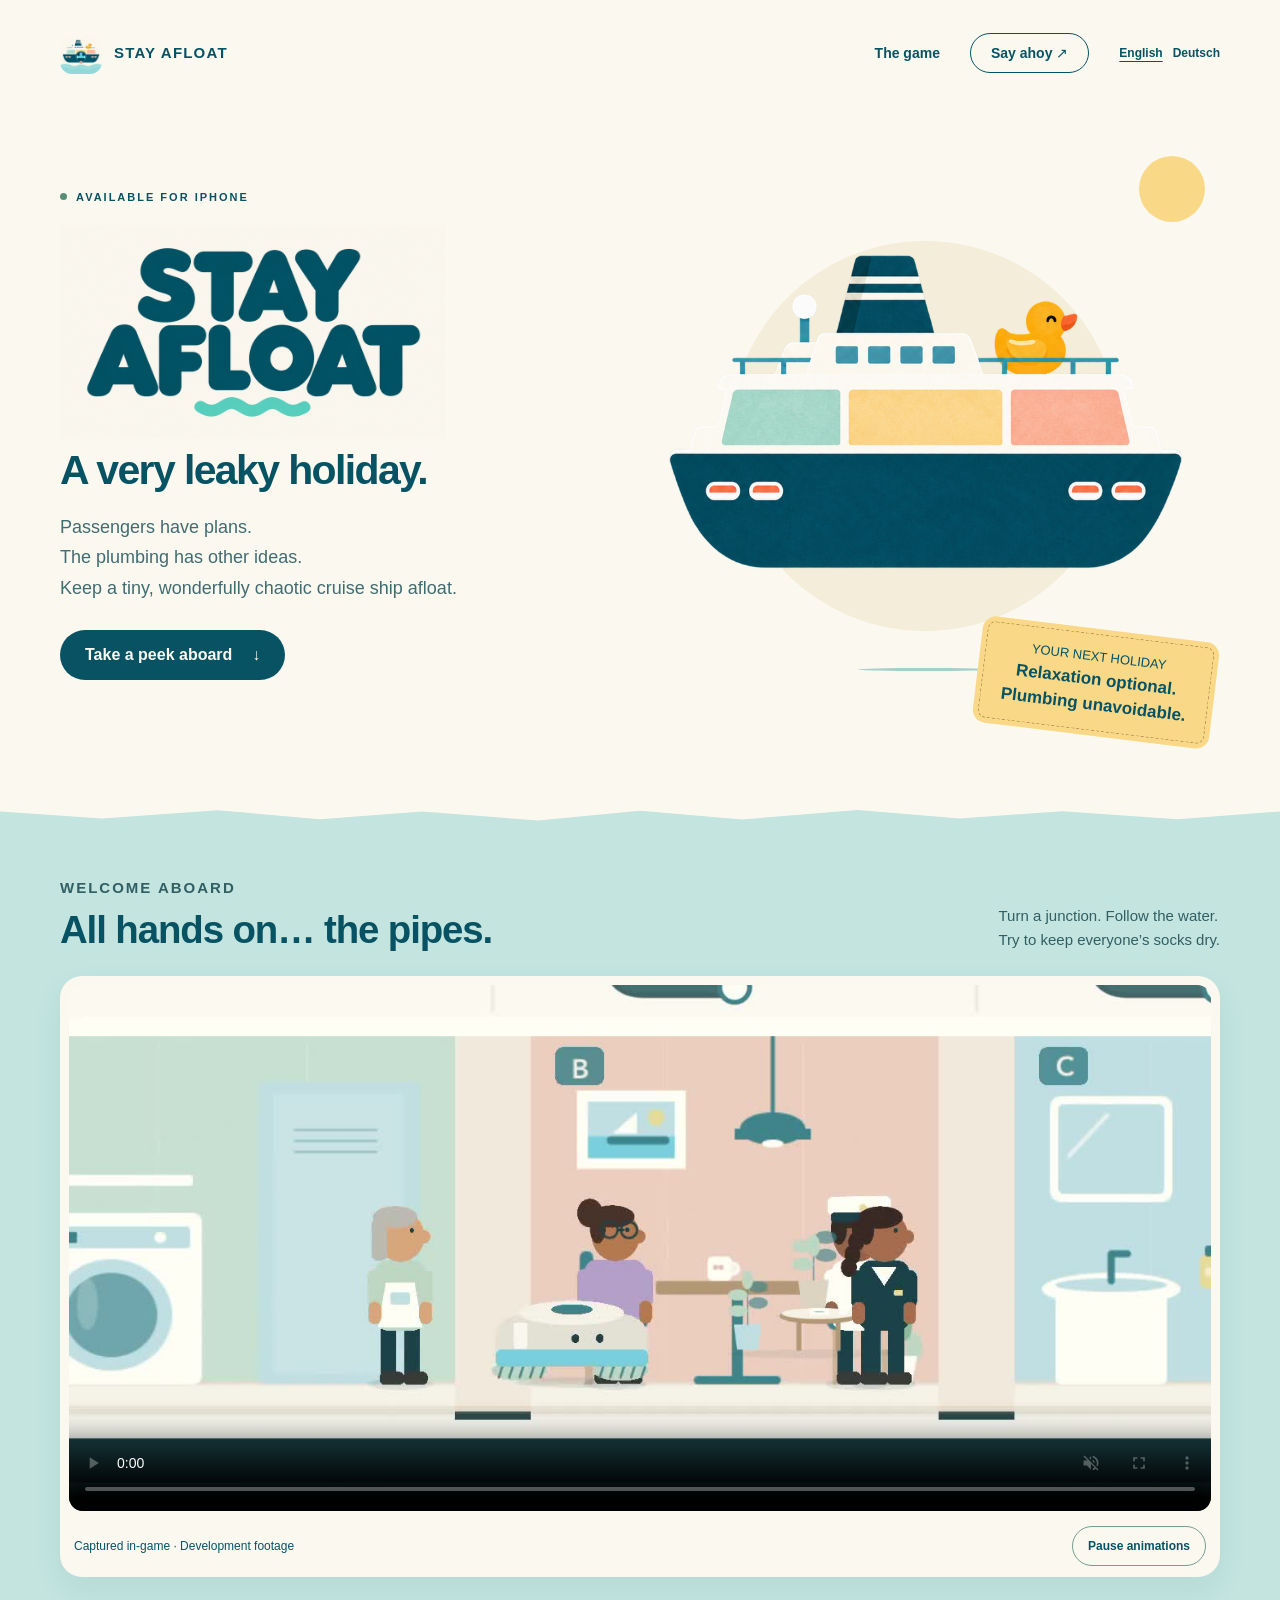
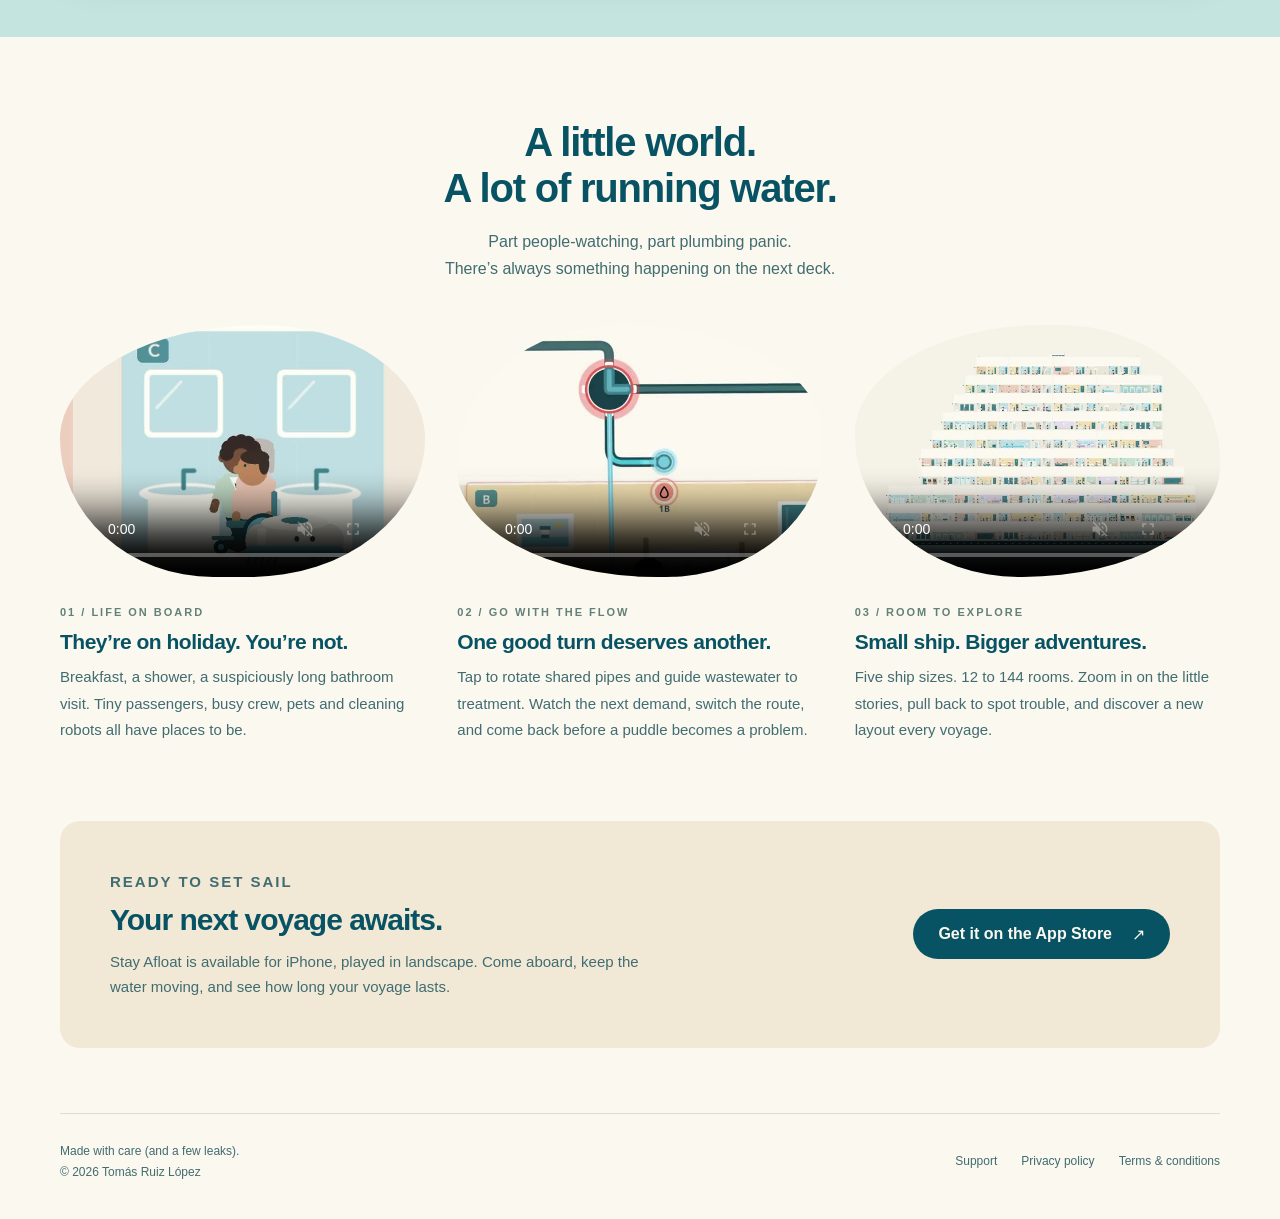
<file: index.html>
<!doctype html>
<html lang="en"><head><meta charset="utf-8"><meta name="viewport" content="width=device-width,initial-scale=1"><meta name="theme-color" content="#fbf8ef"><title>Stay Afloat — A very leaky holiday.</title><meta name="description" content="A tiny cruise ship. Busy passengers. Wonderfully unreliable plumbing. Meet Stay Afloat, a landscape iPhone game."><link rel="canonical" href="https://truizlop.github.io/StayAfloatWebsite/"><meta property="og:type" content="website"><meta property="og:title" content="Stay Afloat — A very leaky holiday."><meta property="og:description" content="A tiny cruise ship. Busy passengers. Wonderfully unreliable plumbing. Meet Stay Afloat, a landscape iPhone game."><meta property="og:url" content="https://truizlop.github.io/StayAfloatWebsite/"><link rel="icon" href="./favicon.svg" type="image/svg+xml"><link rel="apple-touch-icon" href="./assets/icon.png"><link rel="stylesheet" href="./style.css"><script src="./site.js" defer></script><link rel="alternate" hreflang="en" href="https://truizlop.github.io/StayAfloatWebsite/"><link rel="alternate" hreflang="de" href="https://truizlop.github.io/StayAfloatWebsite/de/"><link rel="alternate" hreflang="x-default" href="https://truizlop.github.io/StayAfloatWebsite/"></head><body>
<a class="skip" href="#main">Skip to content</a>
<header class="masthead wrap"><a class="brand" href="./" aria-label="Stay Afloat home"><img src="./assets/icon.png" width="42" height="42" alt=""><span>STAY AFLOAT</span></a><nav class="nav" aria-label="Main navigation"><a href="./#aboard">The game</a><a class="outline" href="./support/">Say ahoy ↗</a><span class="language-nav" aria-label="Choose language"><span lang="en" aria-current="true">English</span><a href="./de/" lang="de" hreflang="de">Deutsch</a></span></nav></header>
<main id="main">
<section class="hero"><div class="wrap hero-grid"><div class="hero-copy"><p class="eyebrow"><span class="dot"></span> Available for iPhone</p><img class="wordmark" src="./assets/wordmark.png" alt="Stay Afloat" width="1683" height="935"><h1>A very leaky holiday.</h1><p class="lead">Passengers have plans.<br>The plumbing has other ideas.<br>Keep a tiny, wonderfully chaotic cruise ship afloat.</p><a class="button" href="#aboard">Take a peek aboard <span aria-hidden="true">↓</span></a></div><div class="hero-art"><span class="sun" aria-hidden="true"></span><img class="hero-ship" src="./assets/ship.png" width="1024" height="1024" alt="A little teal cruise ship with pastel cabins and a very cheerful rubber duck."><div class="ticket">YOUR NEXT HOLIDAY<strong>Relaxation optional.<br>Plumbing unavoidable.</strong></div><span class="ripple" aria-hidden="true"></span><span class="ripple" aria-hidden="true"></span></div></div></section>
<div class="sea-line" aria-hidden="true"></div>
<section class="watch-section" id="aboard"><div class="wrap"><div class="section-heading"><div><p class="eyebrow">Welcome aboard</p><h2>All hands on… the pipes.</h2></div><p>Turn a junction. Follow the water.<br>Try to keep everyone’s socks dry.</p></div><div class="footage"><video data-loop loop muted playsinline preload="metadata" poster="./assets/voyage.jpg" aria-label="Real Stay Afloat gameplay: tiny passengers, crew and cleaning robots go about their day in pastel ship rooms."><source src="./assets/voyage.mp4" type="video/mp4">Your browser does not support video. The poster shows a real gameplay scene.</video><div class="caption"><span>Captured in-game · Development footage</span><button class="motion-toggle" data-motion-toggle type="button" aria-pressed="false">Pause animations</button></div></div><noscript><p class="noscript">Gameplay stills are shown while JavaScript is disabled.</p></noscript></div></section>
<section class="features wrap"><div class="intro"><h2>A little world.<br>A lot of running water.</h2><p>Part people-watching, part plumbing panic.<br>There’s always something happening on the next deck.</p></div><div class="feature-grid">
<article class="feature"><div class="feature-media"><video data-loop muted loop playsinline preload="metadata" poster="./assets/passengers.jpg" aria-label="Real gameplay close-up of the ship’s tiny passengers and their daily routines."><source src="./assets/passengers.mp4" type="video/mp4"></video></div><span class="number">01 / LIFE ON BOARD</span><h3>They’re on holiday. You’re not.</h3><p>Breakfast, a shower, a suspiciously long bathroom visit. Tiny passengers, busy crew, pets and cleaning robots all have places to be.</p></article>
<article class="feature"><div class="feature-media"><video data-loop muted loop playsinline preload="metadata" poster="./assets/pipes.jpg" aria-label="Real gameplay close-up of water flowing through the ship’s plumbing."><source src="./assets/pipes.mp4" type="video/mp4"></video></div><span class="number">02 / GO WITH THE FLOW</span><h3>One good turn deserves another.</h3><p>Tap to rotate shared pipes and guide wastewater to treatment. Watch the next demand, switch the route, and come back before a puddle becomes a problem.</p></article>
<article class="feature"><div class="feature-media"><video data-loop muted loop playsinline preload="metadata" poster="./assets/ship-life.jpg" aria-label="A wider view of a real voyage and the rooms aboard the ship."><source src="./assets/ship-life.mp4" type="video/mp4"></video></div><span class="number">03 / ROOM TO EXPLORE</span><h3>Small ship. Bigger adventures.</h3><p>Five ship sizes. 12 to 144 rooms. Zoom in on the little stories, pull back to spot trouble, and discover a new layout every voyage.</p></article>
</div></section>
<section class="boarding wrap"><div><p class="eyebrow">Ready to set sail</p><h2>Your next voyage awaits.</h2><p>Stay Afloat is available for iPhone, played in landscape. Come aboard, keep the water moving, and see how long your voyage lasts.</p></div><a class="button" href="https://apps.apple.com/app/id6810699722">Get it on the App Store <span aria-hidden="true">↗</span></a></section>
</main>
<footer class="footer wrap"><div>Made with care (and a few leaks).<br>© 2026 Tomás Ruiz López</div><nav class="footer-links" aria-label="Footer navigation"><a href="./support/">Support</a><a href="./privacy/">Privacy policy</a><a href="./terms/">Terms & conditions</a></nav></footer></body></html>
</file>
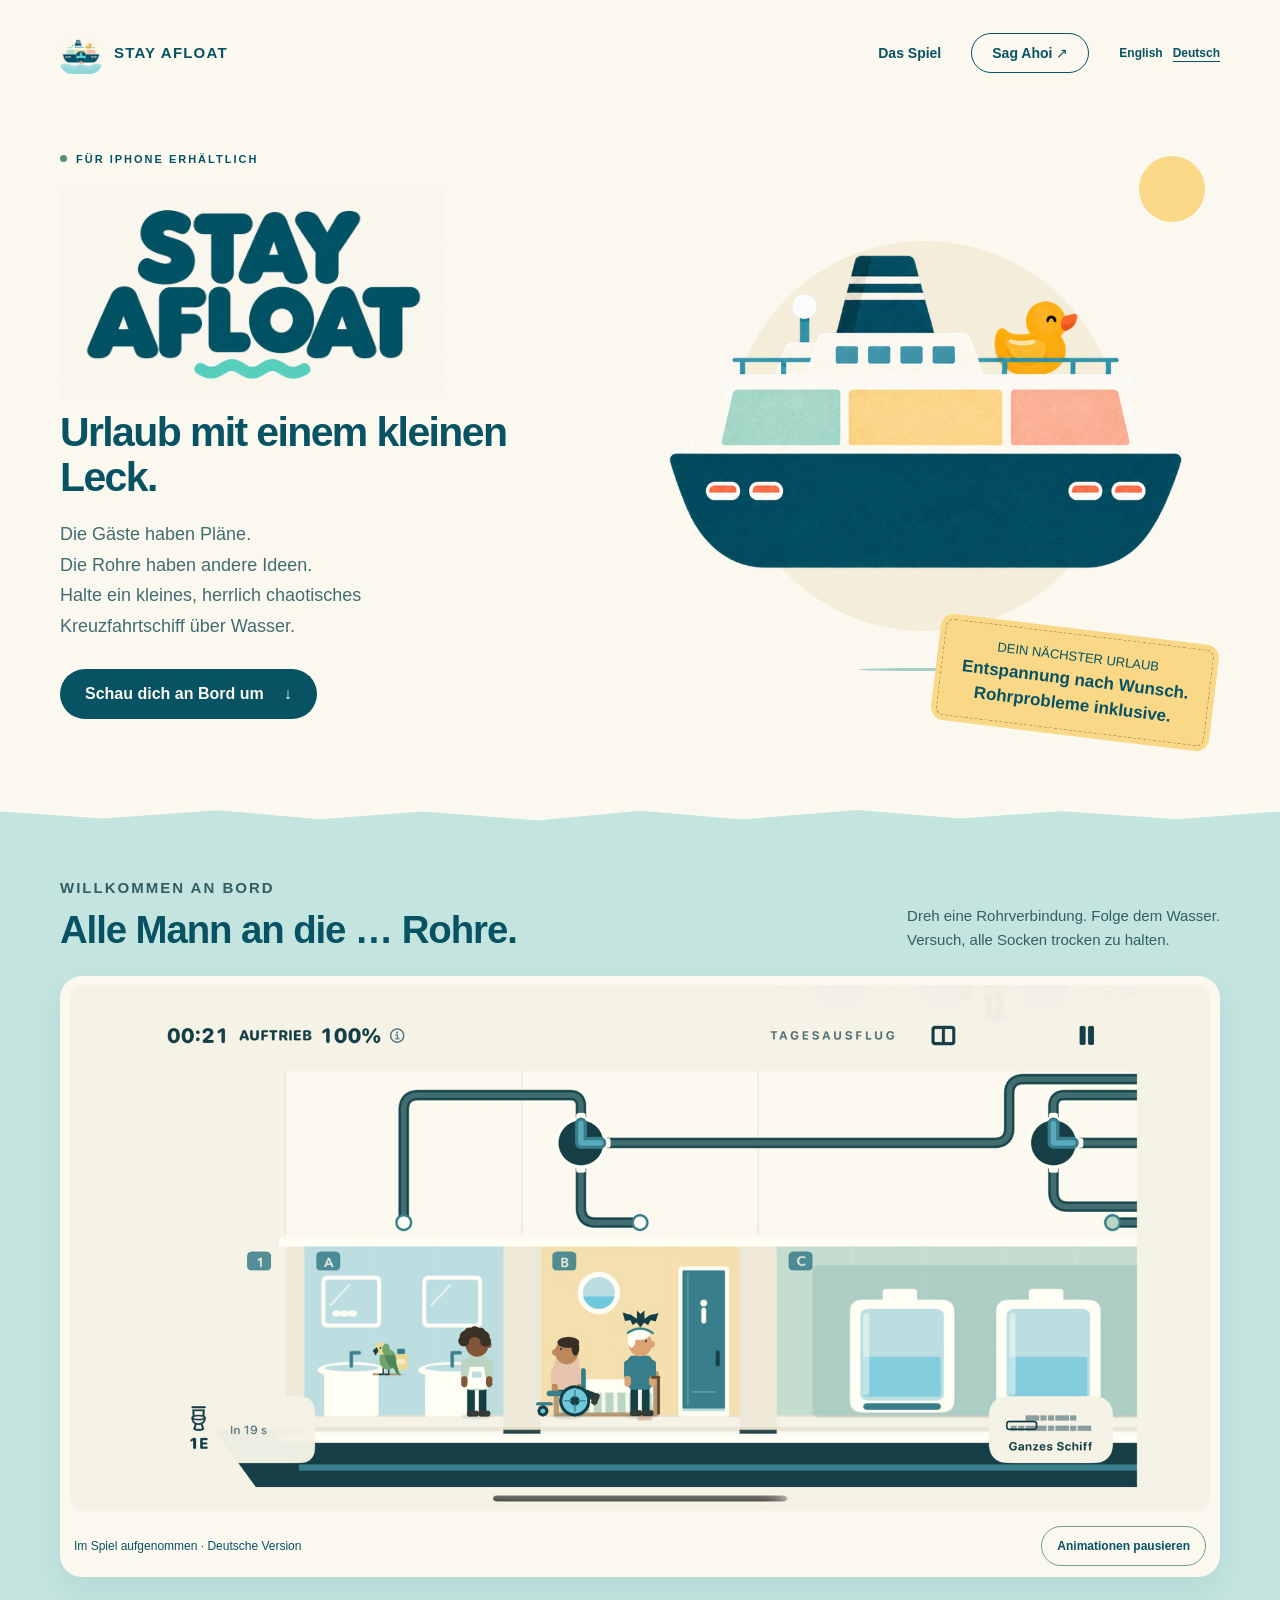
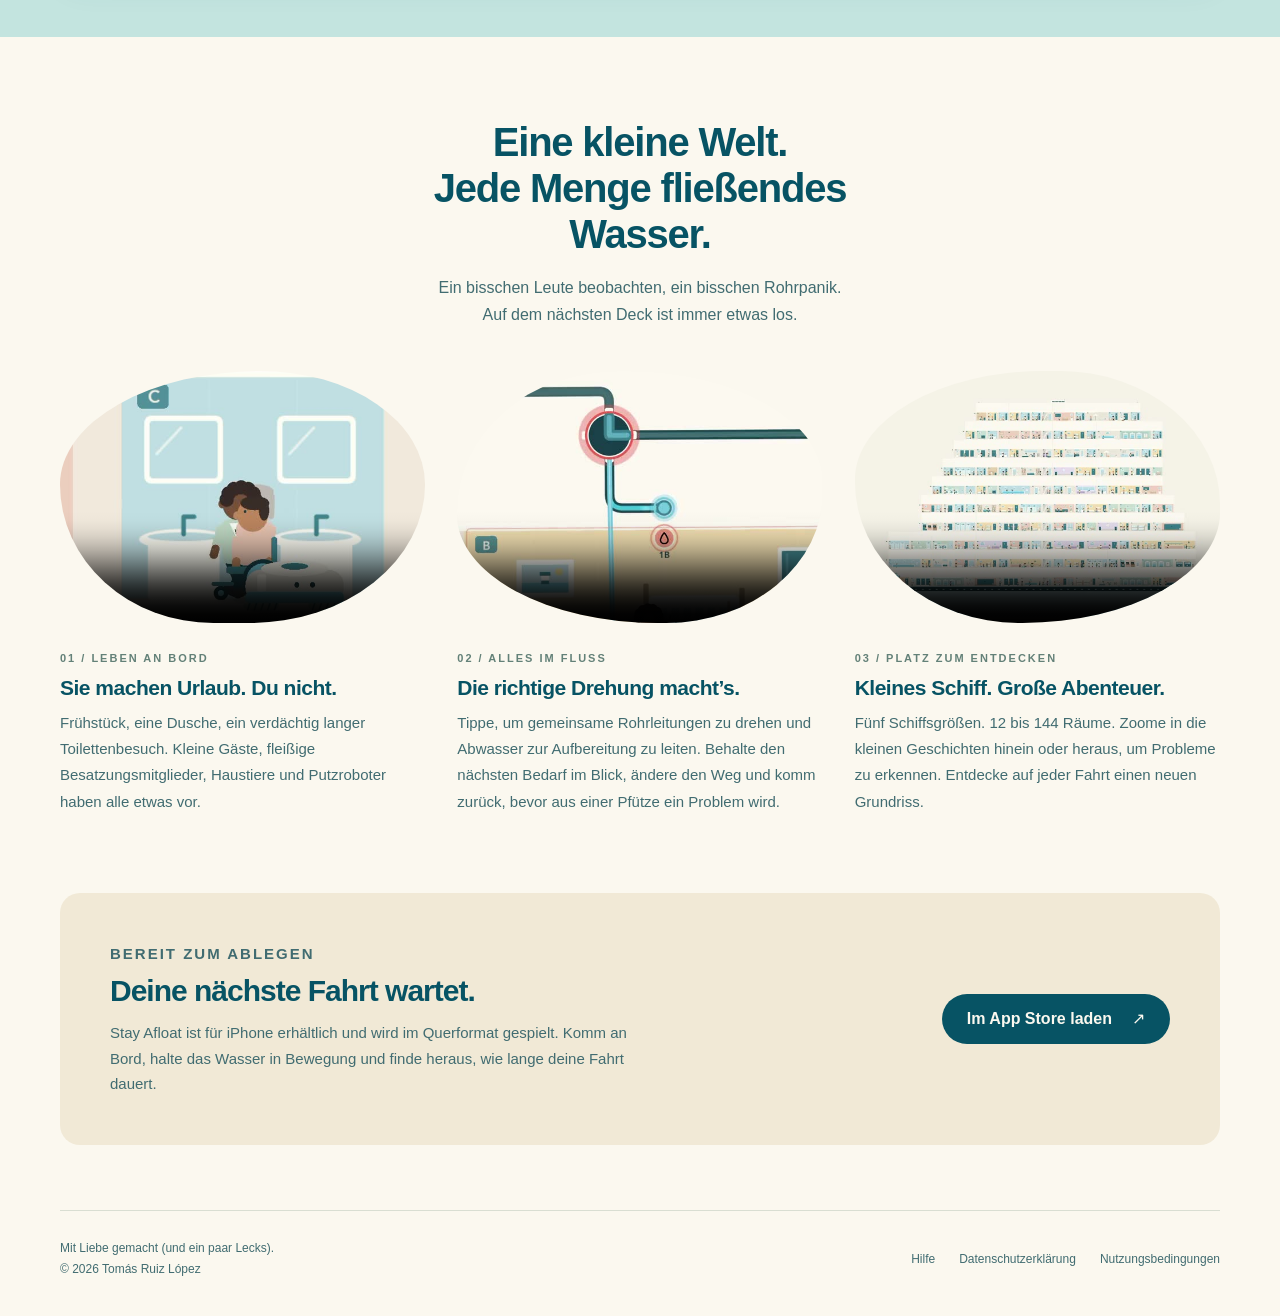
<file: de/index.html>
<!doctype html>
<html lang="de"><head><meta charset="utf-8"><meta name="viewport" content="width=device-width,initial-scale=1"><meta name="theme-color" content="#fbf8ef"><title>Stay Afloat — Urlaub mit einem kleinen Leck.</title><meta name="description" content="Ein kleines Kreuzfahrtschiff. Vielbeschäftigte Gäste. Herrlich unzuverlässige Rohre. Entdecke Stay Afloat, ein iPhone-Spiel im Querformat."><link rel="canonical" href="https://truizlop.github.io/StayAfloatWebsite/de/"><meta property="og:type" content="website"><meta property="og:title" content="Stay Afloat — Urlaub mit einem kleinen Leck."><meta property="og:description" content="Ein kleines Kreuzfahrtschiff. Vielbeschäftigte Gäste. Herrlich unzuverlässige Rohre. Entdecke Stay Afloat, ein iPhone-Spiel im Querformat."><meta property="og:url" content="https://truizlop.github.io/StayAfloatWebsite/de/"><link rel="icon" href="../favicon.svg" type="image/svg+xml"><link rel="apple-touch-icon" href="../assets/icon.png"><link rel="stylesheet" href="../style.css"><script src="../site.js" defer></script><link rel="alternate" hreflang="en" href="https://truizlop.github.io/StayAfloatWebsite/"><link rel="alternate" hreflang="de" href="https://truizlop.github.io/StayAfloatWebsite/de/"><link rel="alternate" hreflang="x-default" href="https://truizlop.github.io/StayAfloatWebsite/"></head><body>
<a class="skip" href="#main">Zum Inhalt springen</a>
<header class="masthead wrap"><a class="brand" href="./" aria-label="Stay Afloat – Startseite"><img src="../assets/icon.png" width="42" height="42" alt=""><span>STAY AFLOAT</span></a><nav class="nav" aria-label="Hauptnavigation"><a href="./#aboard">Das Spiel</a><a class="outline" href="./support/">Sag Ahoi ↗</a><span class="language-nav" aria-label="Sprache wählen"><a href="./../" lang="en" hreflang="en">English</a><span lang="de" aria-current="true">Deutsch</span></span></nav></header>
<main id="main">
<section class="hero"><div class="wrap hero-grid"><div class="hero-copy"><p class="eyebrow"><span class="dot"></span> Für iPhone erhältlich</p><img class="wordmark" src="../assets/wordmark.png" alt="Stay Afloat" width="1683" height="935"><h1>Urlaub mit einem kleinen Leck.</h1><p class="lead">Die Gäste haben Pläne.<br>Die Rohre haben andere Ideen.<br>Halte ein kleines, herrlich chaotisches Kreuzfahrtschiff über Wasser.</p><a class="button" href="#aboard">Schau dich an Bord um <span aria-hidden="true">↓</span></a></div><div class="hero-art"><span class="sun" aria-hidden="true"></span><img class="hero-ship" src="../assets/ship.png" width="1024" height="1024" alt="Ein kleines türkisfarbenes Kreuzfahrtschiff mit pastellfarbenen Kabinen und einer sehr fröhlichen Quietscheente."><div class="ticket">DEIN NÄCHSTER URLAUB<strong>Entspannung nach Wunsch.<br>Rohrprobleme inklusive.</strong></div><span class="ripple" aria-hidden="true"></span><span class="ripple" aria-hidden="true"></span></div></div></section>
<div class="sea-line" aria-hidden="true"></div>
<section class="watch-section" id="aboard"><div class="wrap"><div class="section-heading"><div><p class="eyebrow">Willkommen an Bord</p><h2>Alle Mann an die … Rohre.</h2></div><p>Dreh eine Rohrverbindung. Folge dem Wasser.<br>Versuch, alle Socken trocken zu halten.</p></div><div class="footage"><img src="../assets/gameplay-de.jpg" alt="Echte deutsche Spielaufnahme mit Auftrieb, Rohrverbindungen und Gästen auf einem Tagesausflug." width="1720" height="792"><div class="caption"><span>Im Spiel aufgenommen · Deutsche Version</span><button class="motion-toggle" data-motion-toggle type="button" aria-pressed="false">Animationen pausieren</button></div></div><noscript><p class="noscript">Bei deaktiviertem JavaScript werden Standbilder aus dem Spiel angezeigt.</p></noscript></div></section>
<section class="features wrap"><div class="intro"><h2>Eine kleine Welt.<br>Jede Menge fließendes Wasser.</h2><p>Ein bisschen Leute beobachten, ein bisschen Rohrpanik.<br>Auf dem nächsten Deck ist immer etwas los.</p></div><div class="feature-grid">
<article class="feature"><div class="feature-media"><video data-loop muted loop playsinline preload="metadata" poster="../assets/passengers.jpg" aria-label="Echte Spielaufnahme: die kleinen Gäste des Schiffs und ihr Alltag aus der Nähe."><source src="../assets/passengers.mp4" type="video/mp4"></video></div><span class="number">01 / LEBEN AN BORD</span><h3>Sie machen Urlaub. Du nicht.</h3><p>Frühstück, eine Dusche, ein verdächtig langer Toilettenbesuch. Kleine Gäste, fleißige Besatzungsmitglieder, Haustiere und Putzroboter haben alle etwas vor.</p></article>
<article class="feature"><div class="feature-media"><video data-loop muted loop playsinline preload="metadata" poster="../assets/pipes.jpg" aria-label="Echte Spielaufnahme: Wasser fließt durch die Rohre des Schiffs, aus der Nähe betrachtet."><source src="../assets/pipes.mp4" type="video/mp4"></video></div><span class="number">02 / ALLES IM FLUSS</span><h3>Die richtige Drehung macht’s.</h3><p>Tippe, um gemeinsame Rohrleitungen zu drehen und Abwasser zur Aufbereitung zu leiten. Behalte den nächsten Bedarf im Blick, ändere den Weg und komm zurück, bevor aus einer Pfütze ein Problem wird.</p></article>
<article class="feature"><div class="feature-media"><video data-loop muted loop playsinline preload="metadata" poster="../assets/ship-life.jpg" aria-label="Eine echte Fahrt und die Räume an Bord des Schiffs in der Übersicht."><source src="../assets/ship-life.mp4" type="video/mp4"></video></div><span class="number">03 / PLATZ ZUM ENTDECKEN</span><h3>Kleines Schiff. Große Abenteuer.</h3><p>Fünf Schiffsgrößen. 12 bis 144 Räume. Zoome in die kleinen Geschichten hinein oder heraus, um Probleme zu erkennen. Entdecke auf jeder Fahrt einen neuen Grundriss.</p></article>
</div></section>
<section class="boarding wrap"><div><p class="eyebrow">Bereit zum Ablegen</p><h2>Deine nächste Fahrt wartet.</h2><p>Stay Afloat ist für iPhone erhältlich und wird im Querformat gespielt. Komm an Bord, halte das Wasser in Bewegung und finde heraus, wie lange deine Fahrt dauert.</p></div><a class="button" href="https://apps.apple.com/app/id6810699722">Im App Store laden <span aria-hidden="true">↗</span></a></section>
</main>
<footer class="footer wrap"><div>Mit Liebe gemacht (und ein paar Lecks).<br>© 2026 Tomás Ruiz López</div><nav class="footer-links" aria-label="Navigation im Fußbereich"><a href="./support/">Hilfe</a><a href="./privacy/">Datenschutzerklärung</a><a href="./terms/">Nutzungsbedingungen</a></nav></footer></body></html>
</file>
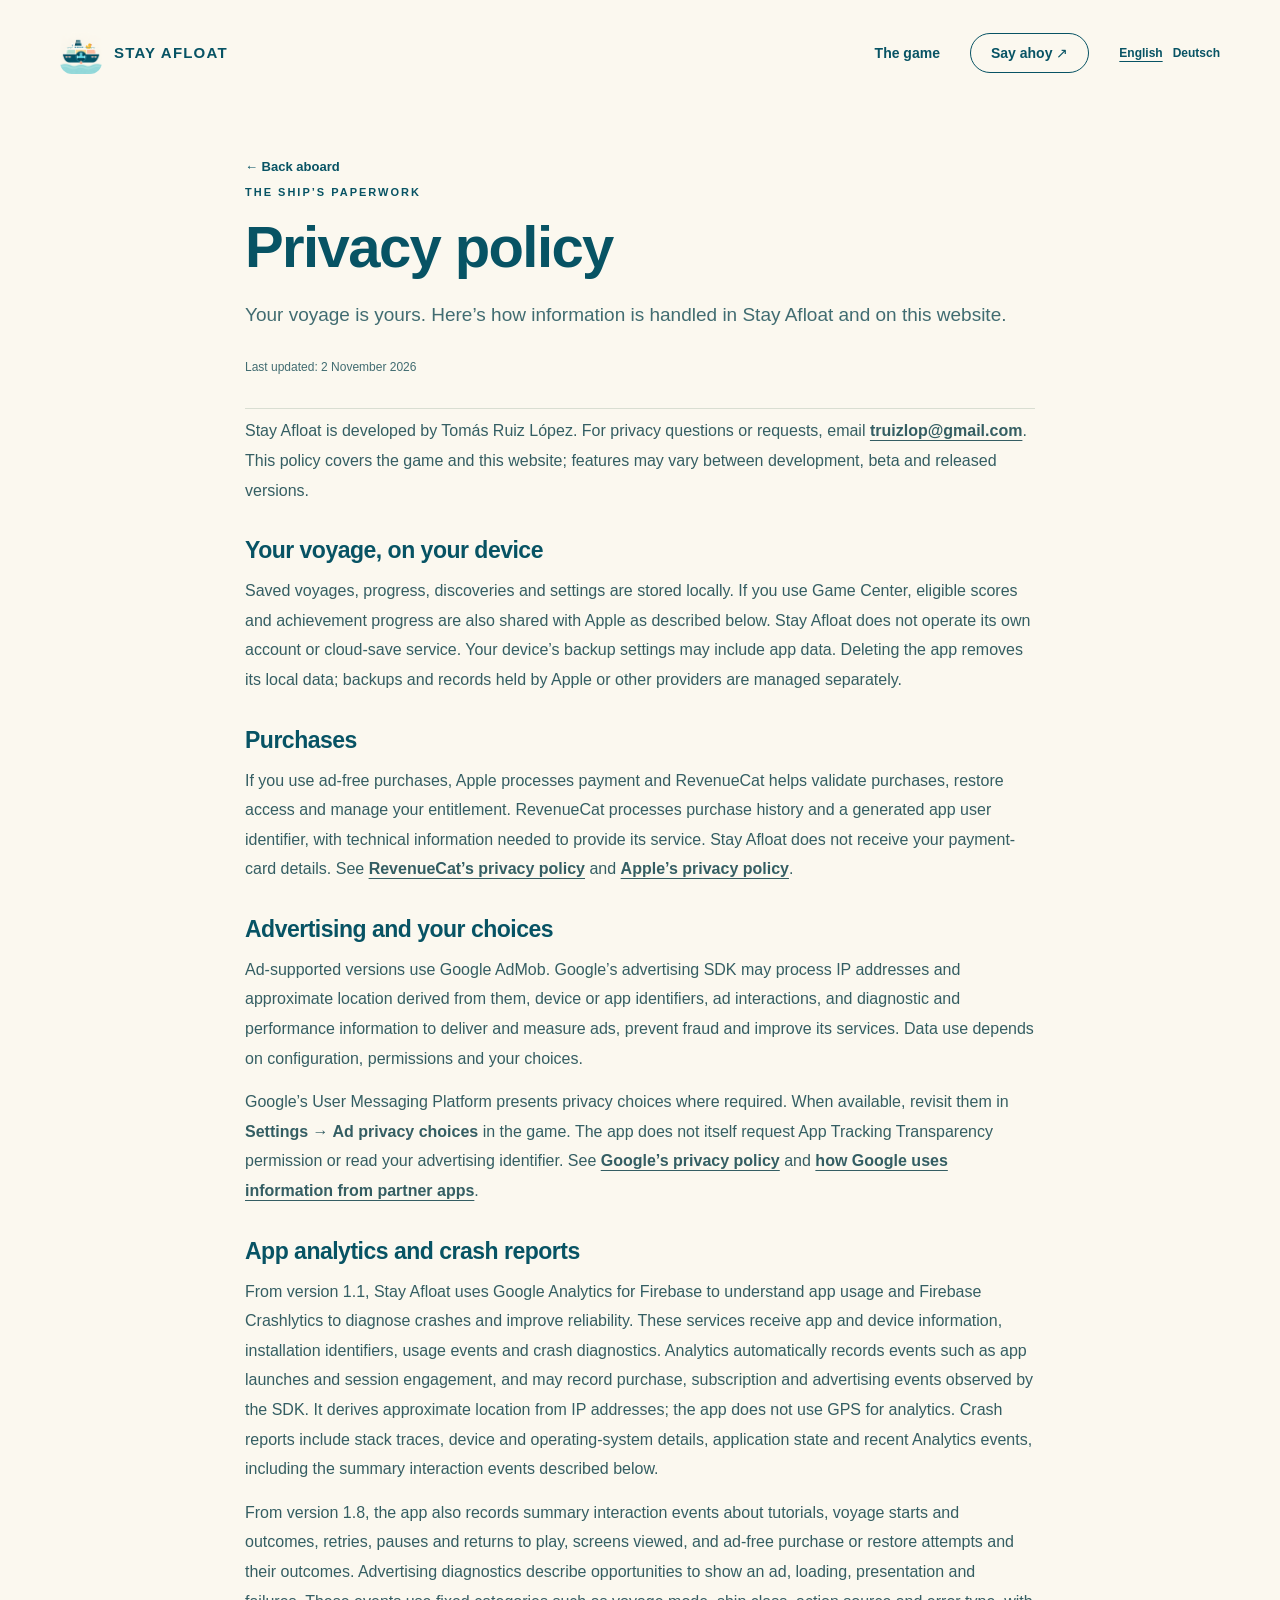
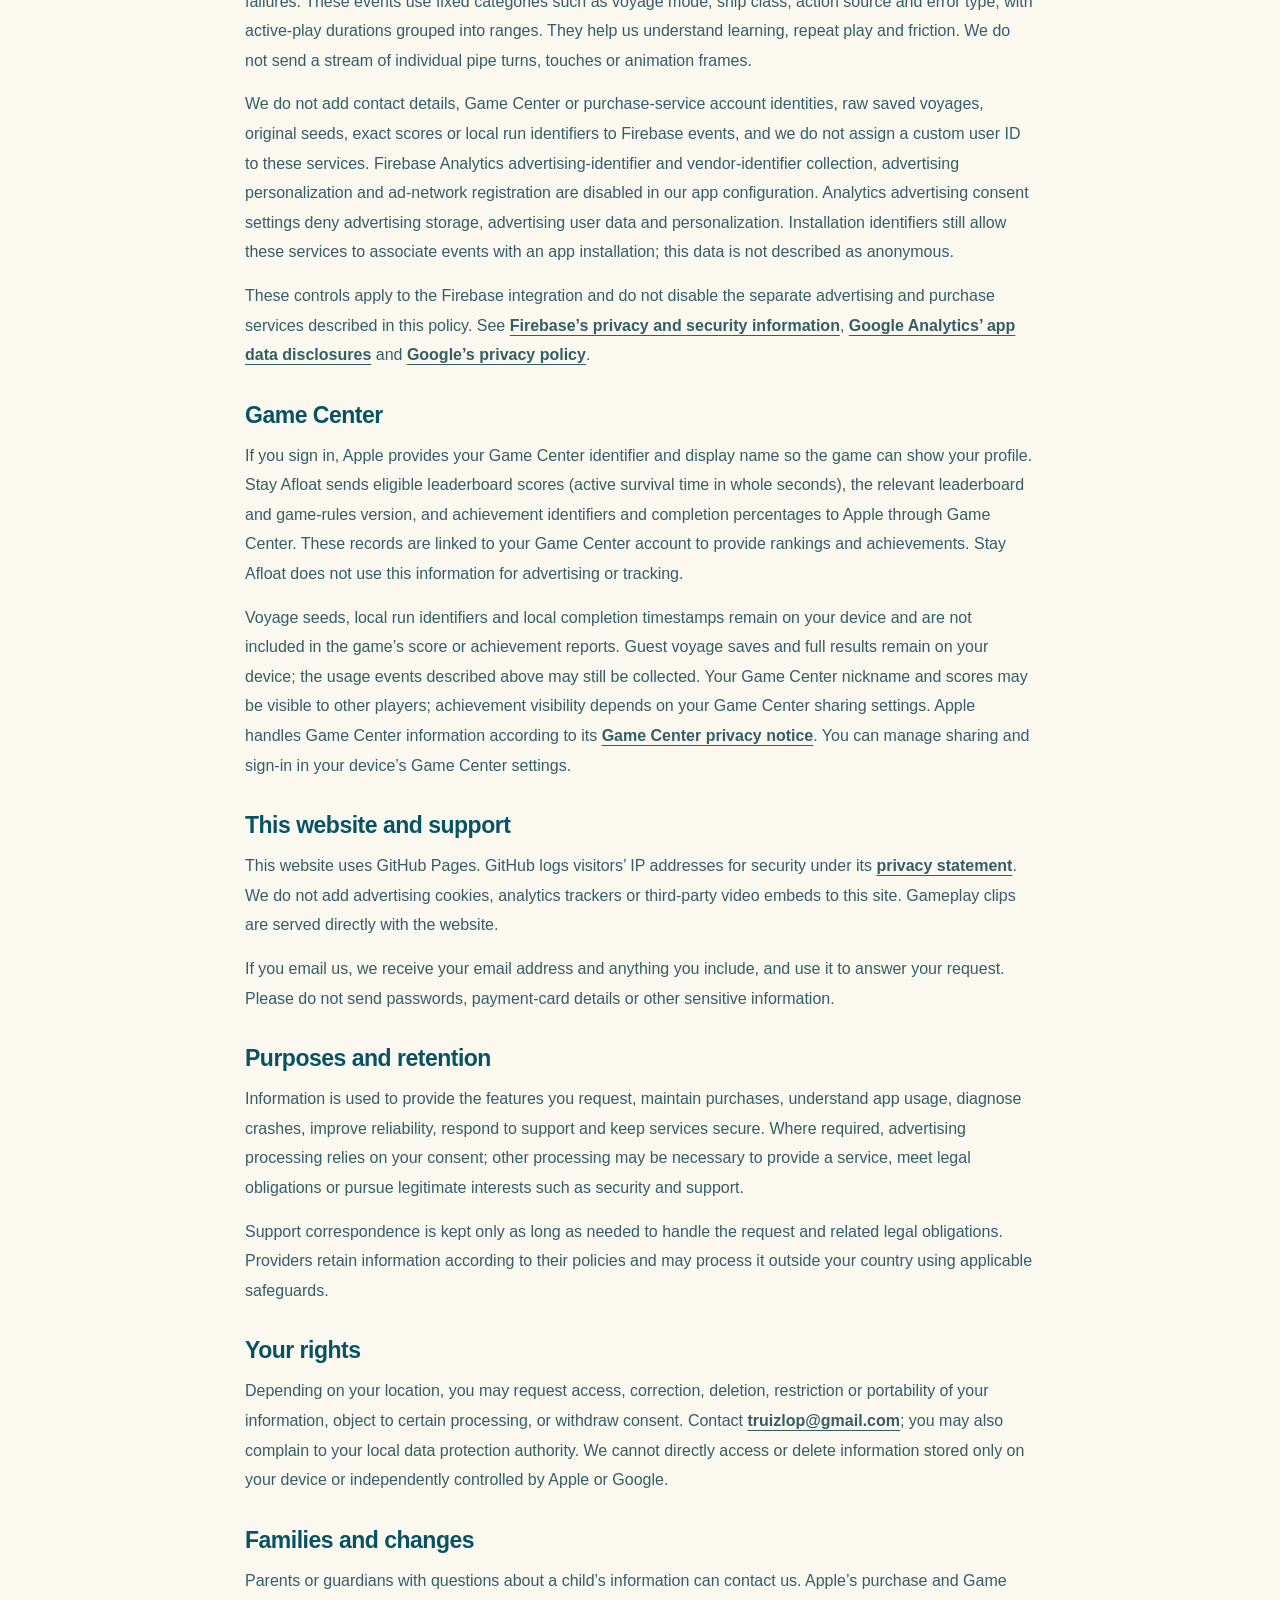
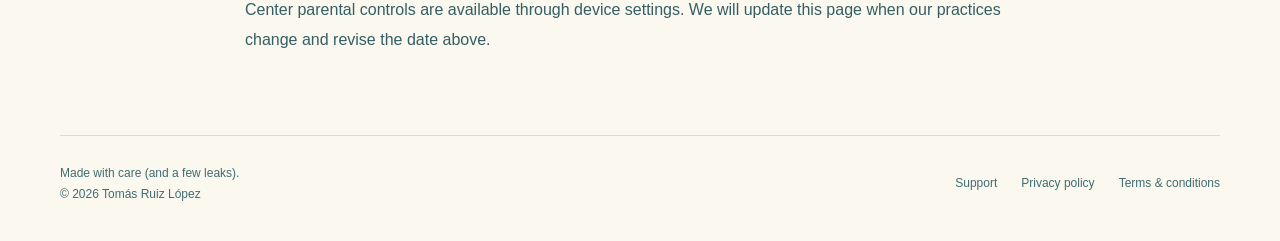
<file: privacy/index.html>
<!doctype html>
<html lang="en"><head><meta charset="utf-8"><meta name="viewport" content="width=device-width,initial-scale=1"><meta name="theme-color" content="#fbf8ef"><title>Privacy policy — Stay Afloat</title><meta name="description" content="Your voyage is yours. Here’s how information is handled in Stay Afloat and on this website."><link rel="canonical" href="https://truizlop.github.io/StayAfloatWebsite/privacy/"><meta property="og:type" content="website"><meta property="og:title" content="Privacy policy — Stay Afloat"><meta property="og:description" content="Your voyage is yours. Here’s how information is handled in Stay Afloat and on this website."><meta property="og:url" content="https://truizlop.github.io/StayAfloatWebsite/privacy/"><link rel="icon" href="../favicon.svg" type="image/svg+xml"><link rel="apple-touch-icon" href="../assets/icon.png"><link rel="stylesheet" href="../style.css"><script src="../site.js" defer></script><link rel="alternate" hreflang="en" href="https://truizlop.github.io/StayAfloatWebsite/privacy/"><link rel="alternate" hreflang="de" href="https://truizlop.github.io/StayAfloatWebsite/de/privacy/"><link rel="alternate" hreflang="x-default" href="https://truizlop.github.io/StayAfloatWebsite/privacy/"></head><body>
<a class="skip" href="#main">Skip to content</a>
<header class="masthead wrap"><a class="brand" href="../" aria-label="Stay Afloat home"><img src="../assets/icon.png" width="42" height="42" alt=""><span>STAY AFLOAT</span></a><nav class="nav" aria-label="Main navigation"><a href="../#aboard">The game</a><a class="outline" href="../support/">Say ahoy ↗</a><span class="language-nav" aria-label="Choose language"><span lang="en" aria-current="true">English</span><a href="../de/privacy/" lang="de" hreflang="de">Deutsch</a></span></nav></header>
<main id="main" class="wrap legal"><a class="back" href="../">← Back aboard</a><p class="eyebrow">The ship’s paperwork</p><h1>Privacy policy</h1><p class="dek">Your voyage is yours. Here’s how information is handled in Stay Afloat and on this website.</p><p class="updated">Last updated: 2 November 2026</p><div class="legal-body">
<p>Stay Afloat is developed by Tomás Ruiz López. For privacy questions or requests, email <a href="mailto:truizlop@gmail.com">truizlop@gmail.com</a>. This policy covers the game and this website; features may vary between development, beta and released versions.</p>
<h2>Your voyage, on your device</h2><p>Saved voyages, progress, discoveries and settings are stored locally. If you use Game Center, eligible scores and achievement progress are also shared with Apple as described below. Stay Afloat does not operate its own account or cloud-save service. Your device’s backup settings may include app data. Deleting the app removes its local data; backups and records held by Apple or other providers are managed separately.</p>
<h2>Purchases</h2><p>If you use ad-free purchases, Apple processes payment and RevenueCat helps validate purchases, restore access and manage your entitlement. RevenueCat processes purchase history and a generated app user identifier, with technical information needed to provide its service. Stay Afloat does not receive your payment-card details. See <a href="https://www.revenuecat.com/privacy-policy">RevenueCat’s privacy policy</a> and <a href="https://www.apple.com/legal/privacy/">Apple’s privacy policy</a>.</p>
<h2 id="choices">Advertising and your choices</h2><p>Ad-supported versions use Google AdMob. Google’s advertising SDK may process IP addresses and approximate location derived from them, device or app identifiers, ad interactions, and diagnostic and performance information to deliver and measure ads, prevent fraud and improve its services. Data use depends on configuration, permissions and your choices.</p><p>Google’s User Messaging Platform presents privacy choices where required. When available, revisit them in <strong>Settings → Ad privacy choices</strong> in the game. The app does not itself request App Tracking Transparency permission or read your advertising identifier. See <a href="https://policies.google.com/privacy">Google’s privacy policy</a> and <a href="https://policies.google.com/technologies/partner-sites">how Google uses information from partner apps</a>.</p>
<h2>App analytics and crash reports</h2><p>From version 1.1, Stay Afloat uses Google Analytics for Firebase to understand app usage and Firebase Crashlytics to diagnose crashes and improve reliability. These services receive app and device information, installation identifiers, usage events and crash diagnostics. Analytics automatically records events such as app launches and session engagement, and may record purchase, subscription and advertising events observed by the SDK. It derives approximate location from IP addresses; the app does not use GPS for analytics. Crash reports include stack traces, device and operating-system details, application state and recent Analytics events, including the summary interaction events described below.</p><p>From version 1.8, the app also records summary interaction events about tutorials, voyage starts and outcomes, retries, pauses and returns to play, screens viewed, and ad-free purchase or restore attempts and their outcomes. Advertising diagnostics describe opportunities to show an ad, loading, presentation and failures. These events use fixed categories such as voyage mode, ship class, action source and error type, with active-play durations grouped into ranges. They help us understand learning, repeat play and friction. We do not send a stream of individual pipe turns, touches or animation frames.</p><p>We do not add contact details, Game Center or purchase-service account identities, raw saved voyages, original seeds, exact scores or local run identifiers to Firebase events, and we do not assign a custom user ID to these services. Firebase Analytics advertising-identifier and vendor-identifier collection, advertising personalization and ad-network registration are disabled in our app configuration. Analytics advertising consent settings deny advertising storage, advertising user data and personalization. Installation identifiers still allow these services to associate events with an app installation; this data is not described as anonymous.</p><p>These controls apply to the Firebase integration and do not disable the separate advertising and purchase services described in this policy. See <a href="https://firebase.google.com/support/privacy">Firebase’s privacy and security information</a>, <a href="https://support.google.com/analytics/answer/10285841">Google Analytics’ app data disclosures</a> and <a href="https://policies.google.com/privacy">Google’s privacy policy</a>.</p>
<h2>Game Center</h2><p>If you sign in, Apple provides your Game Center identifier and display name so the game can show your profile. Stay Afloat sends eligible leaderboard scores (active survival time in whole seconds), the relevant leaderboard and game-rules version, and achievement identifiers and completion percentages to Apple through Game Center. These records are linked to your Game Center account to provide rankings and achievements. Stay Afloat does not use this information for advertising or tracking.</p><p>Voyage seeds, local run identifiers and local completion timestamps remain on your device and are not included in the game’s score or achievement reports. Guest voyage saves and full results remain on your device; the usage events described above may still be collected. Your Game Center nickname and scores may be visible to other players; achievement visibility depends on your Game Center sharing settings. Apple handles Game Center information according to its <a href="https://www.apple.com/legal/privacy/data/en/game-center/">Game Center privacy notice</a>. You can manage sharing and sign-in in your device’s Game Center settings.</p>
<h2>This website and support</h2><p>This website uses GitHub Pages. GitHub logs visitors’ IP addresses for security under its <a href="https://docs.github.com/en/site-policy/privacy-policies/github-general-privacy-statement">privacy statement</a>. We do not add advertising cookies, analytics trackers or third-party video embeds to this site. Gameplay clips are served directly with the website.</p><p>If you email us, we receive your email address and anything you include, and use it to answer your request. Please do not send passwords, payment-card details or other sensitive information.</p>
<h2>Purposes and retention</h2><p>Information is used to provide the features you request, maintain purchases, understand app usage, diagnose crashes, improve reliability, respond to support and keep services secure. Where required, advertising processing relies on your consent; other processing may be necessary to provide a service, meet legal obligations or pursue legitimate interests such as security and support.</p><p>Support correspondence is kept only as long as needed to handle the request and related legal obligations. Providers retain information according to their policies and may process it outside your country using applicable safeguards.</p>
<h2>Your rights</h2><p>Depending on your location, you may request access, correction, deletion, restriction or portability of your information, object to certain processing, or withdraw consent. Contact <a href="mailto:truizlop@gmail.com">truizlop@gmail.com</a>; you may also complain to your local data protection authority. We cannot directly access or delete information stored only on your device or independently controlled by Apple or Google.</p>
<h2>Families and changes</h2><p>Parents or guardians with questions about a child’s information can contact us. Apple’s purchase and Game Center parental controls are available through device settings. We will update this page when our practices change and revise the date above.</p>
</div></main>
<footer class="footer wrap"><div>Made with care (and a few leaks).<br>© 2026 Tomás Ruiz López</div><nav class="footer-links" aria-label="Footer navigation"><a href="../support/">Support</a><a href="../privacy/">Privacy policy</a><a href="../terms/">Terms & conditions</a></nav></footer></body></html>
</file>
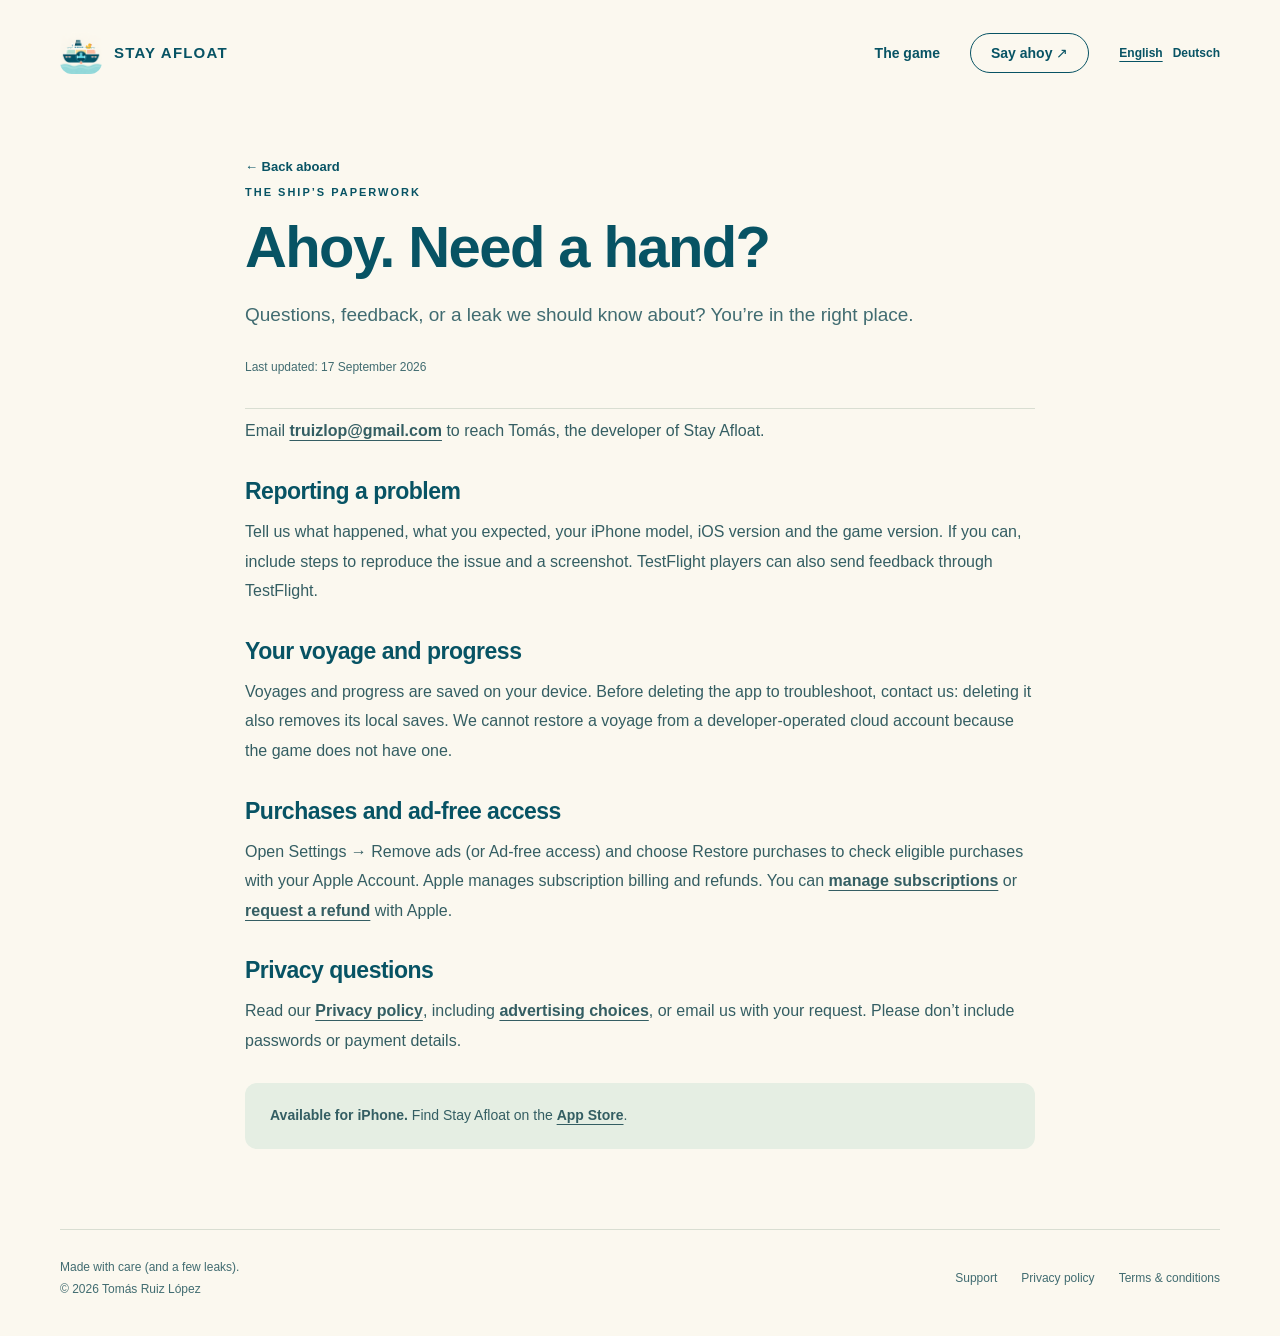
<file: support/index.html>
<!doctype html>
<html lang="en"><head><meta charset="utf-8"><meta name="viewport" content="width=device-width,initial-scale=1"><meta name="theme-color" content="#fbf8ef"><title>Ahoy. Need a hand? — Stay Afloat</title><meta name="description" content="Questions, feedback, or a leak we should know about? You’re in the right place."><link rel="canonical" href="https://truizlop.github.io/StayAfloatWebsite/support/"><meta property="og:type" content="website"><meta property="og:title" content="Ahoy. Need a hand? — Stay Afloat"><meta property="og:description" content="Questions, feedback, or a leak we should know about? You’re in the right place."><meta property="og:url" content="https://truizlop.github.io/StayAfloatWebsite/support/"><link rel="icon" href="../favicon.svg" type="image/svg+xml"><link rel="apple-touch-icon" href="../assets/icon.png"><link rel="stylesheet" href="../style.css"><script src="../site.js" defer></script><link rel="alternate" hreflang="en" href="https://truizlop.github.io/StayAfloatWebsite/support/"><link rel="alternate" hreflang="de" href="https://truizlop.github.io/StayAfloatWebsite/de/support/"><link rel="alternate" hreflang="x-default" href="https://truizlop.github.io/StayAfloatWebsite/support/"></head><body>
<a class="skip" href="#main">Skip to content</a>
<header class="masthead wrap"><a class="brand" href="../" aria-label="Stay Afloat home"><img src="../assets/icon.png" width="42" height="42" alt=""><span>STAY AFLOAT</span></a><nav class="nav" aria-label="Main navigation"><a href="../#aboard">The game</a><a class="outline" href="../support/">Say ahoy ↗</a><span class="language-nav" aria-label="Choose language"><span lang="en" aria-current="true">English</span><a href="../de/support/" lang="de" hreflang="de">Deutsch</a></span></nav></header>
<main id="main" class="wrap legal"><a class="back" href="../">← Back aboard</a><p class="eyebrow">The ship’s paperwork</p><h1>Ahoy. Need a hand?</h1><p class="dek">Questions, feedback, or a leak we should know about? You’re in the right place.</p><p class="updated">Last updated: 17 September 2026</p><div class="legal-body">
<p>Email <a href="mailto:truizlop@gmail.com?subject=Stay%20Afloat%20support">truizlop@gmail.com</a> to reach Tomás, the developer of Stay Afloat.</p>
<h2>Reporting a problem</h2><p>Tell us what happened, what you expected, your iPhone model, iOS version and the game version. If you can, include steps to reproduce the issue and a screenshot. TestFlight players can also send feedback through TestFlight.</p>
<h2>Your voyage and progress</h2><p>Voyages and progress are saved on your device. Before deleting the app to troubleshoot, contact us: deleting it also removes its local saves. We cannot restore a voyage from a developer-operated cloud account because the game does not have one.</p>
<h2>Purchases and ad-free access</h2><p>Open Settings → Remove ads (or Ad-free access) and choose Restore purchases to check eligible purchases with your Apple Account. Apple manages subscription billing and refunds. You can <a href="https://support.apple.com/en-us/118428">manage subscriptions</a> or <a href="https://support.apple.com/en-us/118223">request a refund</a> with Apple.</p>
<h2>Privacy questions</h2><p>Read our <a href="../privacy/">Privacy policy</a>, including <a href="../privacy/#choices">advertising choices</a>, or email us with your request. Please don’t include passwords or payment details.</p>
<div class="legal-note"><p><strong>Available for iPhone.</strong> Find Stay Afloat on the <a href="https://apps.apple.com/app/id6810699722">App Store</a>.</p></div>
</div></main>
<footer class="footer wrap"><div>Made with care (and a few leaks).<br>© 2026 Tomás Ruiz López</div><nav class="footer-links" aria-label="Footer navigation"><a href="../support/">Support</a><a href="../privacy/">Privacy policy</a><a href="../terms/">Terms & conditions</a></nav></footer></body></html>
</file>
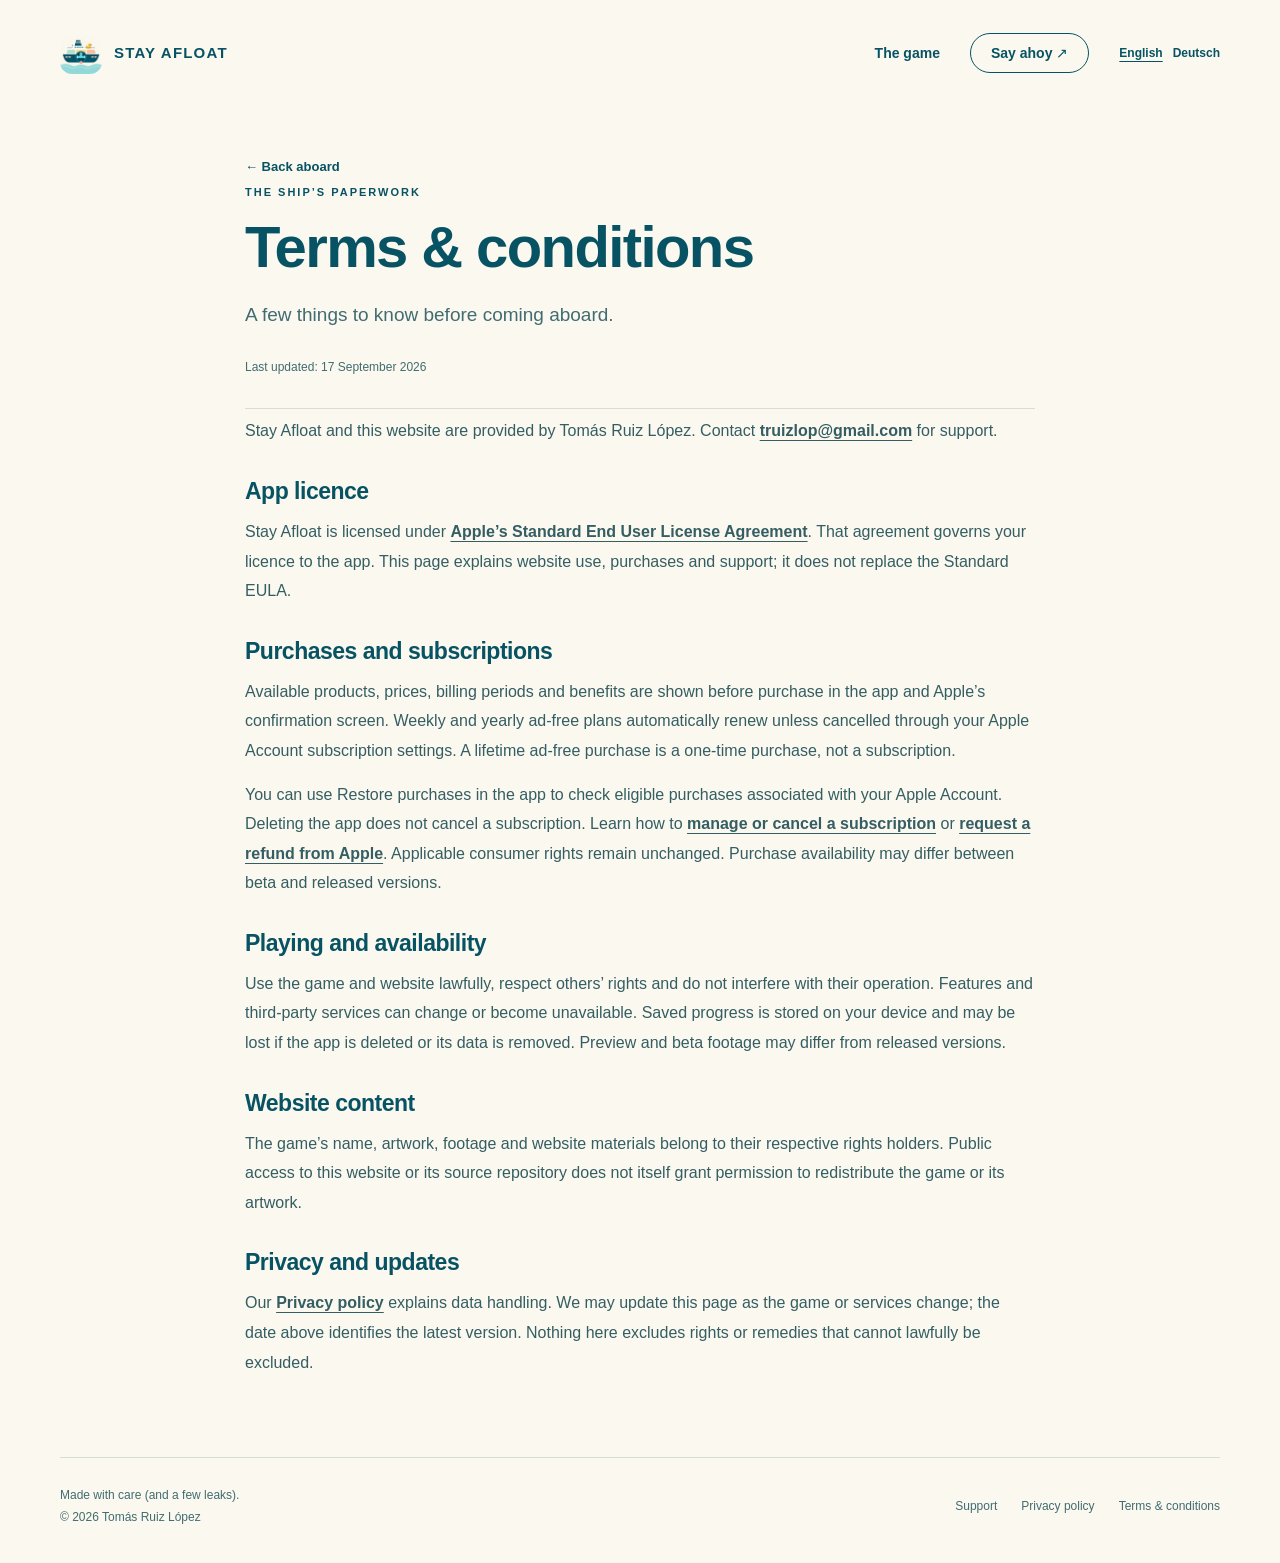
<file: terms/index.html>
<!doctype html>
<html lang="en"><head><meta charset="utf-8"><meta name="viewport" content="width=device-width,initial-scale=1"><meta name="theme-color" content="#fbf8ef"><title>Terms &amp; conditions — Stay Afloat</title><meta name="description" content="A few things to know before coming aboard."><link rel="canonical" href="https://truizlop.github.io/StayAfloatWebsite/terms/"><meta property="og:type" content="website"><meta property="og:title" content="Terms &amp; conditions — Stay Afloat"><meta property="og:description" content="A few things to know before coming aboard."><meta property="og:url" content="https://truizlop.github.io/StayAfloatWebsite/terms/"><link rel="icon" href="../favicon.svg" type="image/svg+xml"><link rel="apple-touch-icon" href="../assets/icon.png"><link rel="stylesheet" href="../style.css"><script src="../site.js" defer></script><link rel="alternate" hreflang="en" href="https://truizlop.github.io/StayAfloatWebsite/terms/"><link rel="alternate" hreflang="de" href="https://truizlop.github.io/StayAfloatWebsite/de/terms/"><link rel="alternate" hreflang="x-default" href="https://truizlop.github.io/StayAfloatWebsite/terms/"></head><body>
<a class="skip" href="#main">Skip to content</a>
<header class="masthead wrap"><a class="brand" href="../" aria-label="Stay Afloat home"><img src="../assets/icon.png" width="42" height="42" alt=""><span>STAY AFLOAT</span></a><nav class="nav" aria-label="Main navigation"><a href="../#aboard">The game</a><a class="outline" href="../support/">Say ahoy ↗</a><span class="language-nav" aria-label="Choose language"><span lang="en" aria-current="true">English</span><a href="../de/terms/" lang="de" hreflang="de">Deutsch</a></span></nav></header>
<main id="main" class="wrap legal"><a class="back" href="../">← Back aboard</a><p class="eyebrow">The ship’s paperwork</p><h1>Terms & conditions</h1><p class="dek">A few things to know before coming aboard.</p><p class="updated">Last updated: 17 September 2026</p><div class="legal-body">
<p>Stay Afloat and this website are provided by Tomás Ruiz López. Contact <a href="mailto:truizlop@gmail.com">truizlop@gmail.com</a> for support.</p>
<h2>App licence</h2><p>Stay Afloat is licensed under <a href="https://www.apple.com/legal/internet-services/itunes/dev/stdeula/">Apple’s Standard End User License Agreement</a>. That agreement governs your licence to the app. This page explains website use, purchases and support; it does not replace the Standard EULA.</p>
<h2>Purchases and subscriptions</h2><p>Available products, prices, billing periods and benefits are shown before purchase in the app and Apple’s confirmation screen. Weekly and yearly ad-free plans automatically renew unless cancelled through your Apple Account subscription settings. A lifetime ad-free purchase is a one-time purchase, not a subscription.</p><p>You can use Restore purchases in the app to check eligible purchases associated with your Apple Account. Deleting the app does not cancel a subscription. Learn how to <a href="https://support.apple.com/en-us/118428">manage or cancel a subscription</a> or <a href="https://support.apple.com/en-us/118223">request a refund from Apple</a>. Applicable consumer rights remain unchanged. Purchase availability may differ between beta and released versions.</p>
<h2>Playing and availability</h2><p>Use the game and website lawfully, respect others’ rights and do not interfere with their operation. Features and third-party services can change or become unavailable. Saved progress is stored on your device and may be lost if the app is deleted or its data is removed. Preview and beta footage may differ from released versions.</p>
<h2>Website content</h2><p>The game’s name, artwork, footage and website materials belong to their respective rights holders. Public access to this website or its source repository does not itself grant permission to redistribute the game or its artwork.</p>
<h2>Privacy and updates</h2><p>Our <a href="../privacy/">Privacy policy</a> explains data handling. We may update this page as the game or services change; the date above identifies the latest version. Nothing here excludes rights or remedies that cannot lawfully be excluded.</p>
</div></main>
<footer class="footer wrap"><div>Made with care (and a few leaks).<br>© 2026 Tomás Ruiz López</div><nav class="footer-links" aria-label="Footer navigation"><a href="../support/">Support</a><a href="../privacy/">Privacy policy</a><a href="../terms/">Terms & conditions</a></nav></footer></body></html>
</file>
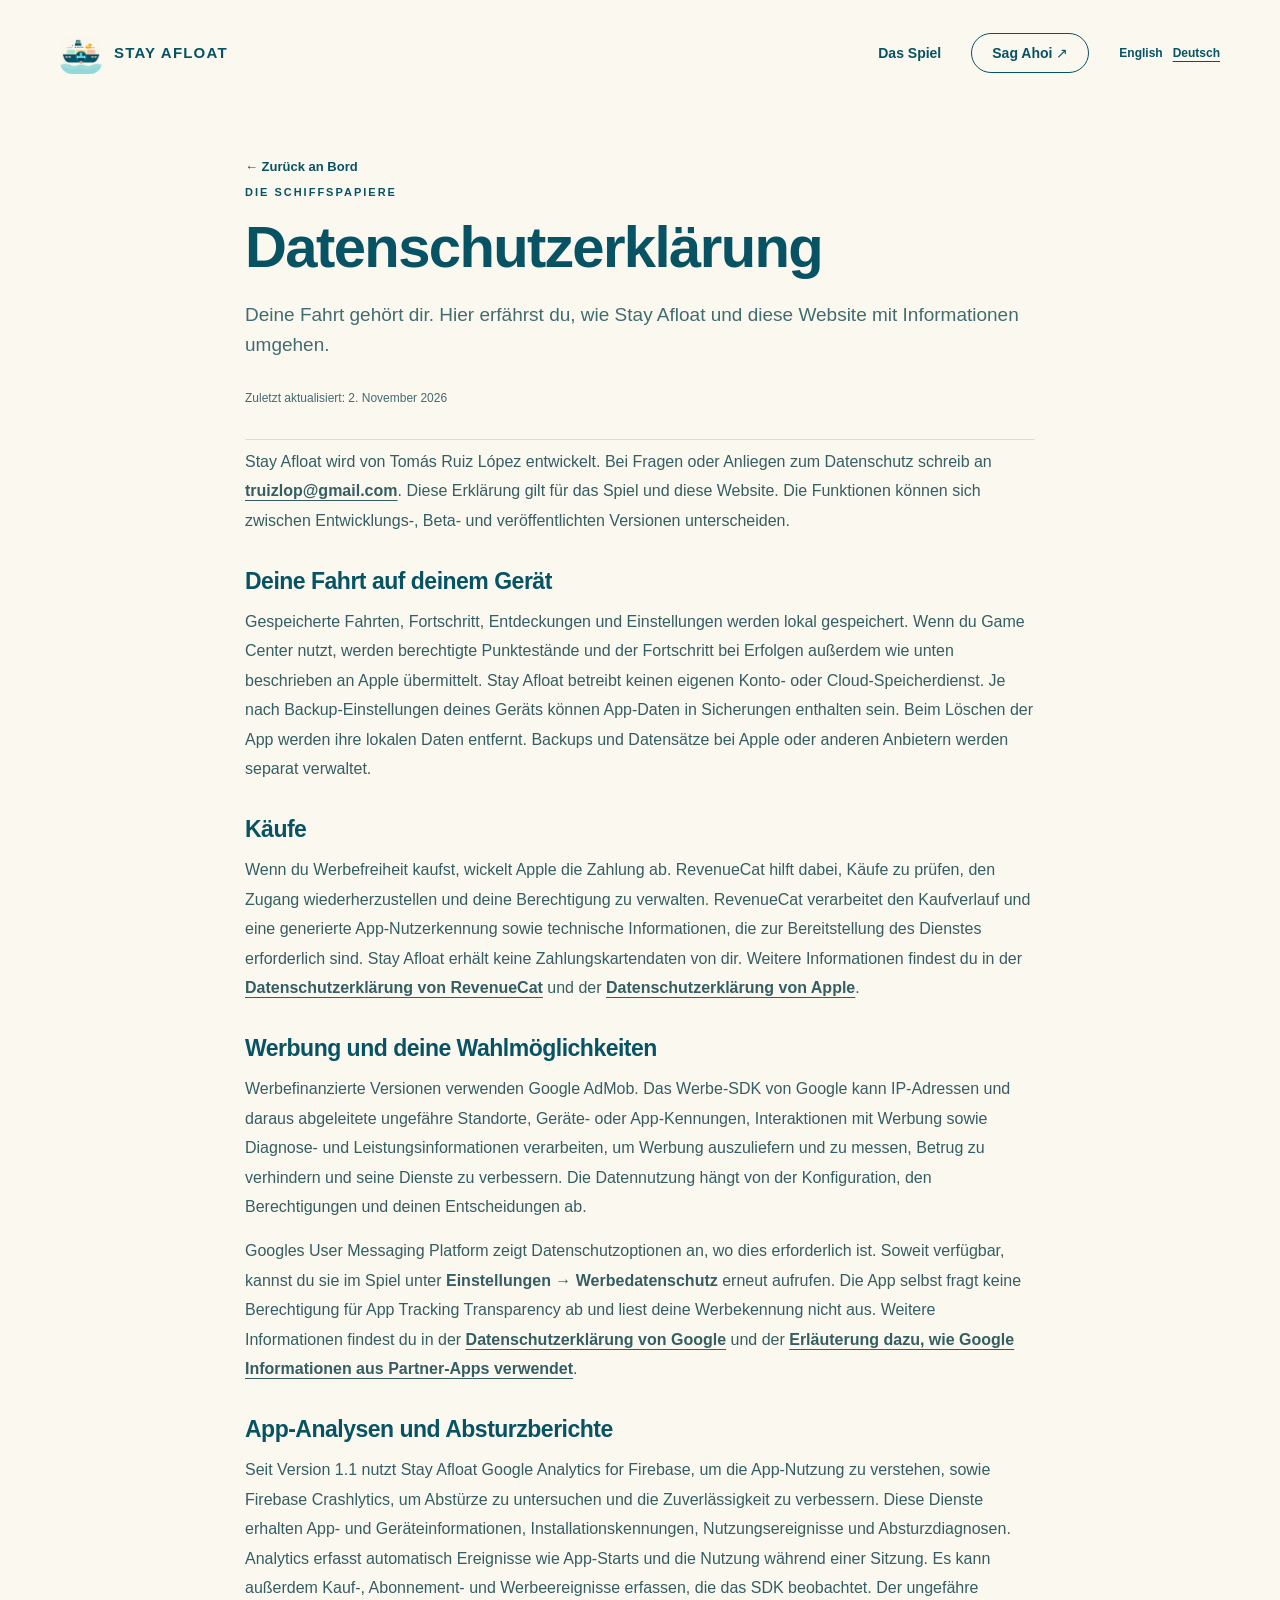
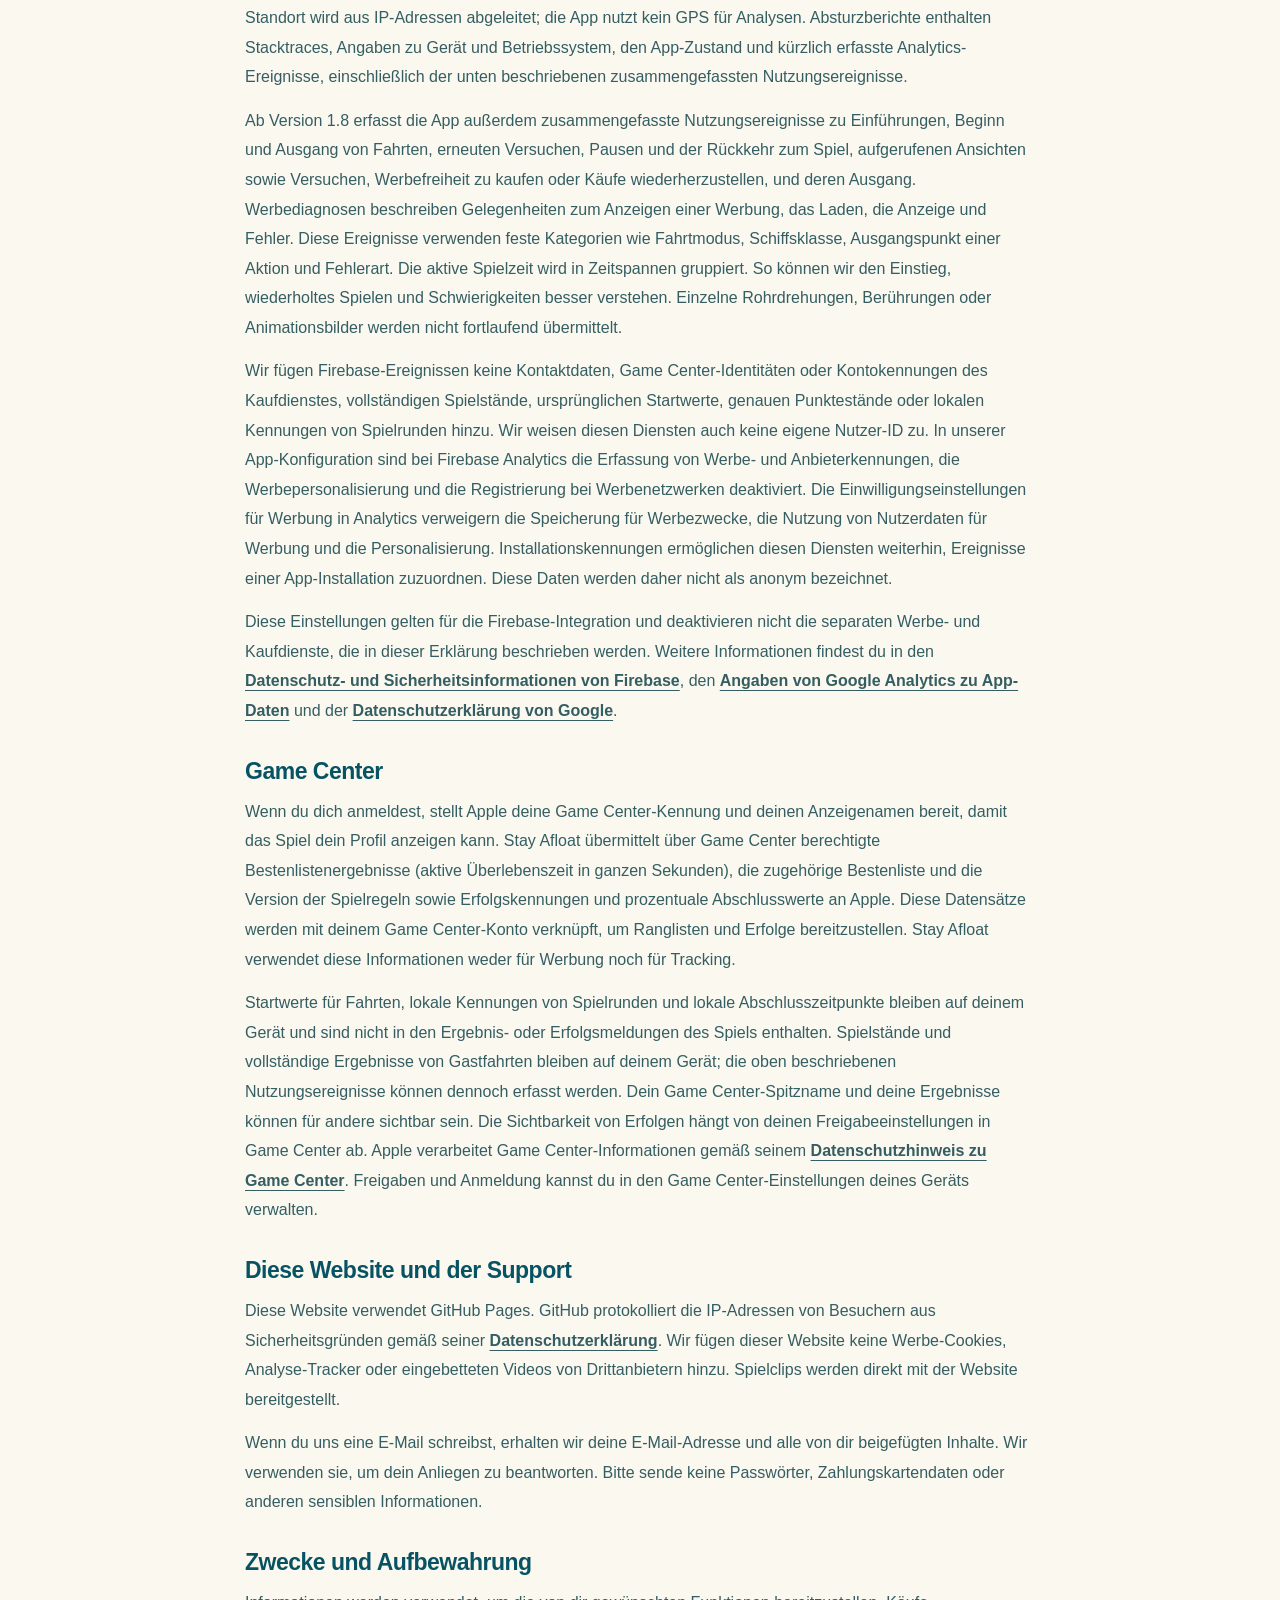
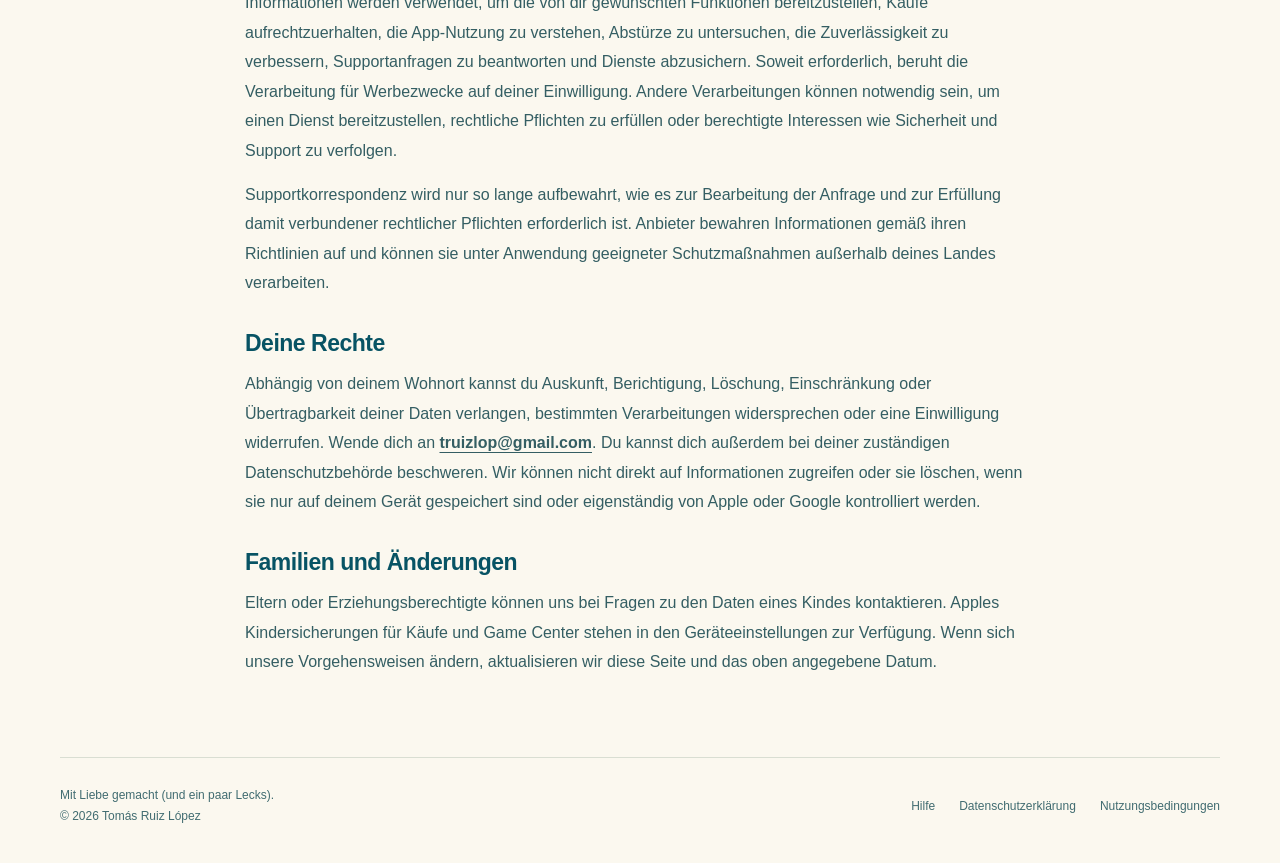
<file: de/privacy/index.html>
<!doctype html>
<html lang="de"><head><meta charset="utf-8"><meta name="viewport" content="width=device-width,initial-scale=1"><meta name="theme-color" content="#fbf8ef"><title>Datenschutzerklärung — Stay Afloat</title><meta name="description" content="Deine Fahrt gehört dir. Hier erfährst du, wie Stay Afloat und diese Website mit Informationen umgehen."><link rel="canonical" href="https://truizlop.github.io/StayAfloatWebsite/de/privacy/"><meta property="og:type" content="website"><meta property="og:title" content="Datenschutzerklärung — Stay Afloat"><meta property="og:description" content="Deine Fahrt gehört dir. Hier erfährst du, wie Stay Afloat und diese Website mit Informationen umgehen."><meta property="og:url" content="https://truizlop.github.io/StayAfloatWebsite/de/privacy/"><link rel="icon" href="../../favicon.svg" type="image/svg+xml"><link rel="apple-touch-icon" href="../../assets/icon.png"><link rel="stylesheet" href="../../style.css"><script src="../../site.js" defer></script><link rel="alternate" hreflang="en" href="https://truizlop.github.io/StayAfloatWebsite/privacy/"><link rel="alternate" hreflang="de" href="https://truizlop.github.io/StayAfloatWebsite/de/privacy/"><link rel="alternate" hreflang="x-default" href="https://truizlop.github.io/StayAfloatWebsite/privacy/"></head><body>
<a class="skip" href="#main">Zum Inhalt springen</a>
<header class="masthead wrap"><a class="brand" href="../" aria-label="Stay Afloat – Startseite"><img src="../../assets/icon.png" width="42" height="42" alt=""><span>STAY AFLOAT</span></a><nav class="nav" aria-label="Hauptnavigation"><a href="../#aboard">Das Spiel</a><a class="outline" href="../support/">Sag Ahoi ↗</a><span class="language-nav" aria-label="Sprache wählen"><a href="../../privacy/" lang="en" hreflang="en">English</a><span lang="de" aria-current="true">Deutsch</span></span></nav></header>
<main id="main" class="wrap legal"><a class="back" href="../">← Zurück an Bord</a><p class="eyebrow">Die Schiffspapiere</p><h1>Datenschutzerklärung</h1><p class="dek">Deine Fahrt gehört dir. Hier erfährst du, wie Stay Afloat und diese Website mit Informationen umgehen.</p><p class="updated">Zuletzt aktualisiert: 2. November 2026</p><div class="legal-body">
<p>Stay Afloat wird von Tomás Ruiz López entwickelt. Bei Fragen oder Anliegen zum Datenschutz schreib an <a href="mailto:truizlop@gmail.com">truizlop@gmail.com</a>. Diese Erklärung gilt für das Spiel und diese Website. Die Funktionen können sich zwischen Entwicklungs-, Beta- und veröffentlichten Versionen unterscheiden.</p>
<h2>Deine Fahrt auf deinem Gerät</h2><p>Gespeicherte Fahrten, Fortschritt, Entdeckungen und Einstellungen werden lokal gespeichert. Wenn du Game Center nutzt, werden berechtigte Punktestände und der Fortschritt bei Erfolgen außerdem wie unten beschrieben an Apple übermittelt. Stay Afloat betreibt keinen eigenen Konto- oder Cloud-Speicherdienst. Je nach Backup-Einstellungen deines Geräts können App-Daten in Sicherungen enthalten sein. Beim Löschen der App werden ihre lokalen Daten entfernt. Backups und Datensätze bei Apple oder anderen Anbietern werden separat verwaltet.</p>
<h2>Käufe</h2><p>Wenn du Werbefreiheit kaufst, wickelt Apple die Zahlung ab. RevenueCat hilft dabei, Käufe zu prüfen, den Zugang wiederherzustellen und deine Berechtigung zu verwalten. RevenueCat verarbeitet den Kaufverlauf und eine generierte App-Nutzerkennung sowie technische Informationen, die zur Bereitstellung des Dienstes erforderlich sind. Stay Afloat erhält keine Zahlungs­kartendaten von dir. Weitere Informationen findest du in der <a href="https://www.revenuecat.com/privacy-policy">Datenschutzerklärung von RevenueCat</a> und der <a href="https://www.apple.com/legal/privacy/">Datenschutzerklärung von Apple</a>.</p>
<h2 id="choices">Werbung und deine Wahlmöglichkeiten</h2><p>Werbefinanzierte Versionen verwenden Google AdMob. Das Werbe-SDK von Google kann IP-Adressen und daraus abgeleitete ungefähre Standorte, Geräte- oder App-Kennungen, Interaktionen mit Werbung sowie Diagnose- und Leistungsinformationen verarbeiten, um Werbung auszuliefern und zu messen, Betrug zu verhindern und seine Dienste zu verbessern. Die Datennutzung hängt von der Konfiguration, den Berechtigungen und deinen Entscheidungen ab.</p><p>Googles User Messaging Platform zeigt Datenschutzoptionen an, wo dies erforderlich ist. Soweit verfügbar, kannst du sie im Spiel unter <strong>Einstellungen → Werbedatenschutz</strong> erneut aufrufen. Die App selbst fragt keine Berechtigung für App Tracking Transparency ab und liest deine Werbekennung nicht aus. Weitere Informationen findest du in der <a href="https://policies.google.com/privacy">Datenschutzerklärung von Google</a> und der <a href="https://policies.google.com/technologies/partner-sites">Erläuterung dazu, wie Google Informationen aus Partner-Apps verwendet</a>.</p>
<h2>App-Analysen und Absturzberichte</h2><p>Seit Version 1.1 nutzt Stay Afloat Google Analytics for Firebase, um die App-Nutzung zu verstehen, sowie Firebase Crashlytics, um Abstürze zu untersuchen und die Zuverlässigkeit zu verbessern. Diese Dienste erhalten App- und Geräteinformationen, Installationskennungen, Nutzungsereignisse und Absturzdiagnosen. Analytics erfasst automatisch Ereignisse wie App-Starts und die Nutzung während einer Sitzung. Es kann außerdem Kauf-, Abonnement- und Werbeereignisse erfassen, die das SDK beobachtet. Der ungefähre Standort wird aus IP-Adressen abgeleitet; die App nutzt kein GPS für Analysen. Absturzberichte enthalten Stacktraces, Angaben zu Gerät und Betriebssystem, den App-Zustand und kürzlich erfasste Analytics-Ereignisse, einschließlich der unten beschriebenen zusammengefassten Nutzungsereignisse.</p><p>Ab Version 1.8 erfasst die App außerdem zusammengefasste Nutzungsereignisse zu Einführungen, Beginn und Ausgang von Fahrten, erneuten Versuchen, Pausen und der Rückkehr zum Spiel, aufgerufenen Ansichten sowie Versuchen, Werbefreiheit zu kaufen oder Käufe wiederherzustellen, und deren Ausgang. Werbediagnosen beschreiben Gelegenheiten zum Anzeigen einer Werbung, das Laden, die Anzeige und Fehler. Diese Ereignisse verwenden feste Kategorien wie Fahrtmodus, Schiffsklasse, Ausgangspunkt einer Aktion und Fehlerart. Die aktive Spielzeit wird in Zeitspannen gruppiert. So können wir den Einstieg, wiederholtes Spielen und Schwierigkeiten besser verstehen. Einzelne Rohrdrehungen, Berührungen oder Animationsbilder werden nicht fortlaufend übermittelt.</p><p>Wir fügen Firebase-Ereignissen keine Kontaktdaten, Game Center-Identitäten oder Kontokennungen des Kaufdienstes, vollständigen Spielstände, ursprünglichen Startwerte, genauen Punktestände oder lokalen Kennungen von Spielrunden hinzu. Wir weisen diesen Diensten auch keine eigene Nutzer-ID zu. In unserer App-Konfiguration sind bei Firebase Analytics die Erfassung von Werbe- und Anbieterkennungen, die Werbepersonalisierung und die Registrierung bei Werbenetzwerken deaktiviert. Die Einwilligungseinstellungen für Werbung in Analytics verweigern die Speicherung für Werbezwecke, die Nutzung von Nutzerdaten für Werbung und die Personalisierung. Installationskennungen ermöglichen diesen Diensten weiterhin, Ereignisse einer App-Installation zuzuordnen. Diese Daten werden daher nicht als anonym bezeichnet.</p><p>Diese Einstellungen gelten für die Firebase-Integration und deaktivieren nicht die separaten Werbe- und Kaufdienste, die in dieser Erklärung beschrieben werden. Weitere Informationen findest du in den <a href="https://firebase.google.com/support/privacy">Datenschutz- und Sicherheitsinformationen von Firebase</a>, den <a href="https://support.google.com/analytics/answer/10285841">Angaben von Google Analytics zu App-Daten</a> und der <a href="https://policies.google.com/privacy">Datenschutzerklärung von Google</a>.</p>
<h2>Game Center</h2><p>Wenn du dich anmeldest, stellt Apple deine Game Center-Kennung und deinen Anzeigenamen bereit, damit das Spiel dein Profil anzeigen kann. Stay Afloat übermittelt über Game Center berechtigte Bestenlistenergebnisse (aktive Überlebenszeit in ganzen Sekunden), die zugehörige Bestenliste und die Version der Spielregeln sowie Erfolgskennungen und prozentuale Abschlusswerte an Apple. Diese Datensätze werden mit deinem Game Center-Konto verknüpft, um Ranglisten und Erfolge bereitzustellen. Stay Afloat verwendet diese Informationen weder für Werbung noch für Tracking.</p><p>Startwerte für Fahrten, lokale Kennungen von Spielrunden und lokale Abschlusszeitpunkte bleiben auf deinem Gerät und sind nicht in den Ergebnis- oder Erfolgsmeldungen des Spiels enthalten. Spielstände und vollständige Ergebnisse von Gastfahrten bleiben auf deinem Gerät; die oben beschriebenen Nutzungsereignisse können dennoch erfasst werden. Dein Game Center-Spitzname und deine Ergebnisse können für andere sichtbar sein. Die Sichtbarkeit von Erfolgen hängt von deinen Freigabeeinstellungen in Game Center ab. Apple verarbeitet Game Center-Informationen gemäß seinem <a href="https://www.apple.com/legal/privacy/data/de/game-center/">Datenschutzhinweis zu Game Center</a>. Freigaben und Anmeldung kannst du in den Game Center-Einstellungen deines Geräts verwalten.</p>
<h2>Diese Website und der Support</h2><p>Diese Website verwendet GitHub Pages. GitHub protokolliert die IP-Adressen von Besuchern aus Sicherheitsgründen gemäß seiner <a href="https://docs.github.com/en/site-policy/privacy-policies/github-general-privacy-statement">Datenschutzerklärung</a>. Wir fügen dieser Website keine Werbe-Cookies, Analyse-Tracker oder eingebetteten Videos von Drittanbietern hinzu. Spielclips werden direkt mit der Website bereitgestellt.</p><p>Wenn du uns eine E-Mail schreibst, erhalten wir deine E-Mail-Adresse und alle von dir beigefügten Inhalte. Wir verwenden sie, um dein Anliegen zu beantworten. Bitte sende keine Passwörter, Zahlungskartendaten oder anderen sensiblen Informationen.</p>
<h2>Zwecke und Aufbewahrung</h2><p>Informationen werden verwendet, um die von dir gewünschten Funktionen bereitzustellen, Käufe aufrechtzuerhalten, die App-Nutzung zu verstehen, Abstürze zu untersuchen, die Zuverlässigkeit zu verbessern, Supportanfragen zu beantworten und Dienste abzusichern. Soweit erforderlich, beruht die Verarbeitung für Werbezwecke auf deiner Einwilligung. Andere Verarbeitungen können notwendig sein, um einen Dienst bereitzustellen, rechtliche Pflichten zu erfüllen oder berechtigte Interessen wie Sicherheit und Support zu verfolgen.</p><p>Supportkorrespondenz wird nur so lange aufbewahrt, wie es zur Bearbeitung der Anfrage und zur Erfüllung damit verbundener rechtlicher Pflichten erforderlich ist. Anbieter bewahren Informationen gemäß ihren Richtlinien auf und können sie unter Anwendung geeigneter Schutzmaßnahmen außerhalb deines Landes verarbeiten.</p>
<h2>Deine Rechte</h2><p>Abhängig von deinem Wohnort kannst du Auskunft, Berichtigung, Löschung, Einschränkung oder Übertragbarkeit deiner Daten verlangen, bestimmten Verarbeitungen widersprechen oder eine Einwilligung widerrufen. Wende dich an <a href="mailto:truizlop@gmail.com">truizlop@gmail.com</a>. Du kannst dich außerdem bei deiner zuständigen Datenschutzbehörde beschweren. Wir können nicht direkt auf Informationen zugreifen oder sie löschen, wenn sie nur auf deinem Gerät gespeichert sind oder eigenständig von Apple oder Google kontrolliert werden.</p>
<h2>Familien und Änderungen</h2><p>Eltern oder Erziehungsberechtigte können uns bei Fragen zu den Daten eines Kindes kontaktieren. Apples Kindersicherungen für Käufe und Game Center stehen in den Geräteeinstellungen zur Verfügung. Wenn sich unsere Vorgehensweisen ändern, aktualisieren wir diese Seite und das oben angegebene Datum.</p>
</div></main>
<footer class="footer wrap"><div>Mit Liebe gemacht (und ein paar Lecks).<br>© 2026 Tomás Ruiz López</div><nav class="footer-links" aria-label="Navigation im Fußbereich"><a href="../support/">Hilfe</a><a href="../privacy/">Datenschutzerklärung</a><a href="../terms/">Nutzungsbedingungen</a></nav></footer></body></html>
</file>
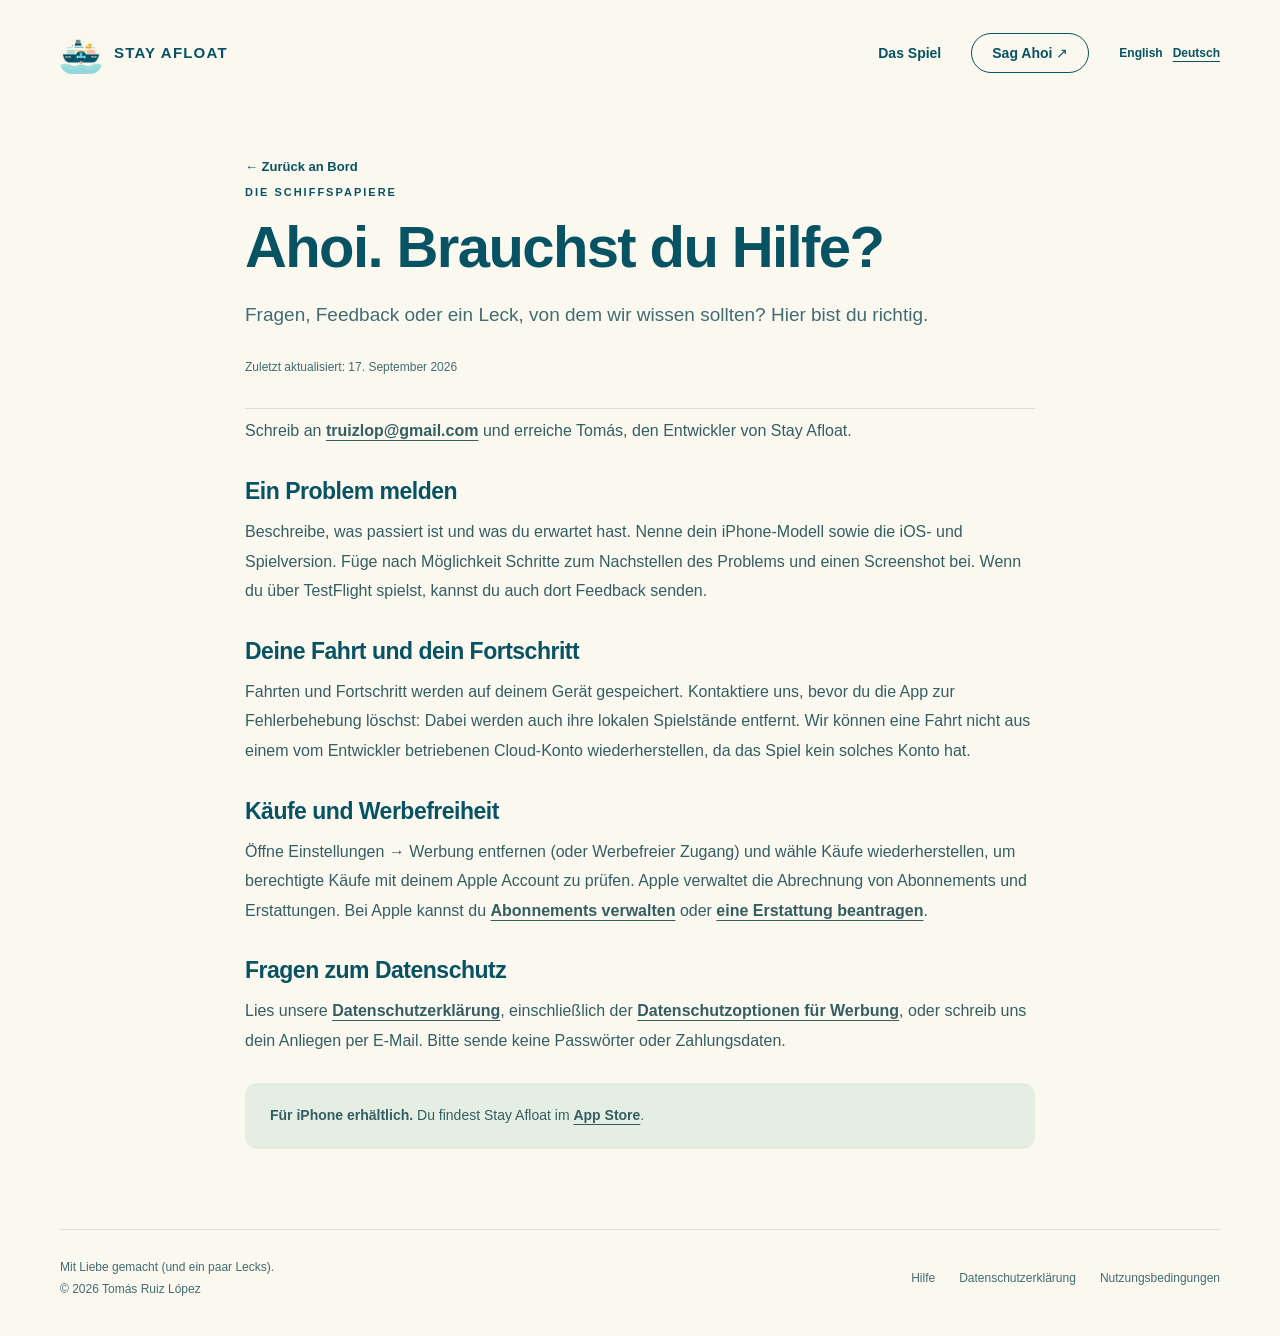
<file: de/support/index.html>
<!doctype html>
<html lang="de"><head><meta charset="utf-8"><meta name="viewport" content="width=device-width,initial-scale=1"><meta name="theme-color" content="#fbf8ef"><title>Ahoi. Brauchst du Hilfe? — Stay Afloat</title><meta name="description" content="Fragen, Feedback oder ein Leck, von dem wir wissen sollten? Hier bist du richtig."><link rel="canonical" href="https://truizlop.github.io/StayAfloatWebsite/de/support/"><meta property="og:type" content="website"><meta property="og:title" content="Ahoi. Brauchst du Hilfe? — Stay Afloat"><meta property="og:description" content="Fragen, Feedback oder ein Leck, von dem wir wissen sollten? Hier bist du richtig."><meta property="og:url" content="https://truizlop.github.io/StayAfloatWebsite/de/support/"><link rel="icon" href="../../favicon.svg" type="image/svg+xml"><link rel="apple-touch-icon" href="../../assets/icon.png"><link rel="stylesheet" href="../../style.css"><script src="../../site.js" defer></script><link rel="alternate" hreflang="en" href="https://truizlop.github.io/StayAfloatWebsite/support/"><link rel="alternate" hreflang="de" href="https://truizlop.github.io/StayAfloatWebsite/de/support/"><link rel="alternate" hreflang="x-default" href="https://truizlop.github.io/StayAfloatWebsite/support/"></head><body>
<a class="skip" href="#main">Zum Inhalt springen</a>
<header class="masthead wrap"><a class="brand" href="../" aria-label="Stay Afloat – Startseite"><img src="../../assets/icon.png" width="42" height="42" alt=""><span>STAY AFLOAT</span></a><nav class="nav" aria-label="Hauptnavigation"><a href="../#aboard">Das Spiel</a><a class="outline" href="../support/">Sag Ahoi ↗</a><span class="language-nav" aria-label="Sprache wählen"><a href="../../support/" lang="en" hreflang="en">English</a><span lang="de" aria-current="true">Deutsch</span></span></nav></header>
<main id="main" class="wrap legal"><a class="back" href="../">← Zurück an Bord</a><p class="eyebrow">Die Schiffspapiere</p><h1>Ahoi. Brauchst du Hilfe?</h1><p class="dek">Fragen, Feedback oder ein Leck, von dem wir wissen sollten? Hier bist du richtig.</p><p class="updated">Zuletzt aktualisiert: 17. September 2026</p><div class="legal-body">
<p>Schreib an <a href="mailto:truizlop@gmail.com?subject=Stay%20Afloat%20support">truizlop@gmail.com</a> und erreiche Tomás, den Entwickler von Stay Afloat.</p>
<h2>Ein Problem melden</h2><p>Beschreibe, was passiert ist und was du erwartet hast. Nenne dein iPhone-Modell sowie die iOS- und Spielversion. Füge nach Möglichkeit Schritte zum Nachstellen des Problems und einen Screenshot bei. Wenn du über TestFlight spielst, kannst du auch dort Feedback senden.</p>
<h2>Deine Fahrt und dein Fortschritt</h2><p>Fahrten und Fortschritt werden auf deinem Gerät gespeichert. Kontaktiere uns, bevor du die App zur Fehlerbehebung löschst: Dabei werden auch ihre lokalen Spielstände entfernt. Wir können eine Fahrt nicht aus einem vom Entwickler betriebenen Cloud-Konto wiederherstellen, da das Spiel kein solches Konto hat.</p>
<h2>Käufe und Werbefreiheit</h2><p>Öffne Einstellungen → Werbung entfernen (oder Werbefreier Zugang) und wähle Käufe wiederherstellen, um berechtigte Käufe mit deinem Apple Account zu prüfen. Apple verwaltet die Abrechnung von Abonnements und Erstattungen. Bei Apple kannst du <a href="https://support.apple.com/de-de/118428">Abonnements verwalten</a> oder <a href="https://support.apple.com/de-de/118223">eine Erstattung beantragen</a>.</p>
<h2>Fragen zum Datenschutz</h2><p>Lies unsere <a href="../privacy/">Datenschutzerklärung</a>, einschließlich der <a href="../privacy/#choices">Datenschutzoptionen für Werbung</a>, oder schreib uns dein Anliegen per E-Mail. Bitte sende keine Passwörter oder Zahlungsdaten.</p>
<div class="legal-note"><p><strong>Für iPhone erhältlich.</strong> Du findest Stay Afloat im <a href="https://apps.apple.com/app/id6810699722">App Store</a>.</p></div>
</div></main>
<footer class="footer wrap"><div>Mit Liebe gemacht (und ein paar Lecks).<br>© 2026 Tomás Ruiz López</div><nav class="footer-links" aria-label="Navigation im Fußbereich"><a href="../support/">Hilfe</a><a href="../privacy/">Datenschutzerklärung</a><a href="../terms/">Nutzungsbedingungen</a></nav></footer></body></html>
</file>
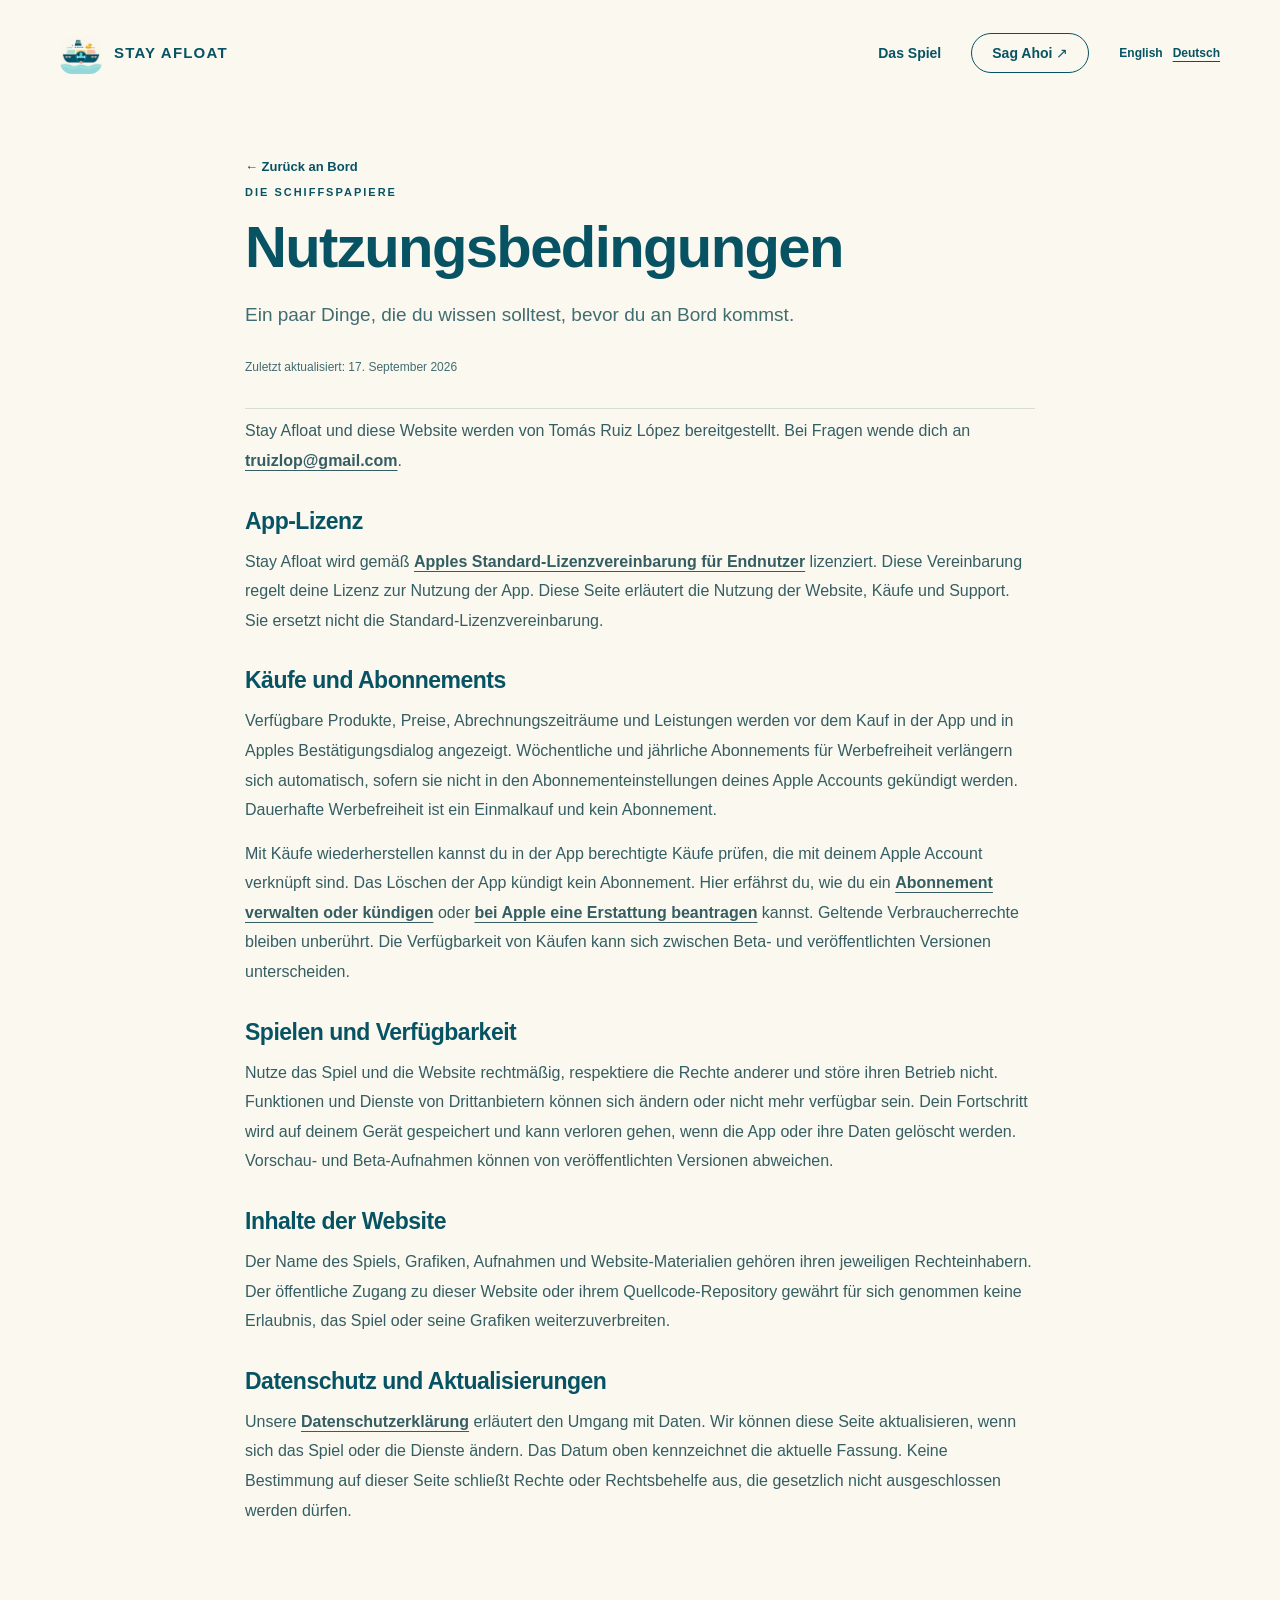
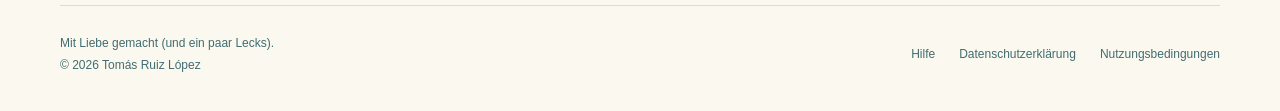
<file: de/terms/index.html>
<!doctype html>
<html lang="de"><head><meta charset="utf-8"><meta name="viewport" content="width=device-width,initial-scale=1"><meta name="theme-color" content="#fbf8ef"><title>Nutzungsbedingungen — Stay Afloat</title><meta name="description" content="Ein paar Dinge, die du wissen solltest, bevor du an Bord kommst."><link rel="canonical" href="https://truizlop.github.io/StayAfloatWebsite/de/terms/"><meta property="og:type" content="website"><meta property="og:title" content="Nutzungsbedingungen — Stay Afloat"><meta property="og:description" content="Ein paar Dinge, die du wissen solltest, bevor du an Bord kommst."><meta property="og:url" content="https://truizlop.github.io/StayAfloatWebsite/de/terms/"><link rel="icon" href="../../favicon.svg" type="image/svg+xml"><link rel="apple-touch-icon" href="../../assets/icon.png"><link rel="stylesheet" href="../../style.css"><script src="../../site.js" defer></script><link rel="alternate" hreflang="en" href="https://truizlop.github.io/StayAfloatWebsite/terms/"><link rel="alternate" hreflang="de" href="https://truizlop.github.io/StayAfloatWebsite/de/terms/"><link rel="alternate" hreflang="x-default" href="https://truizlop.github.io/StayAfloatWebsite/terms/"></head><body>
<a class="skip" href="#main">Zum Inhalt springen</a>
<header class="masthead wrap"><a class="brand" href="../" aria-label="Stay Afloat – Startseite"><img src="../../assets/icon.png" width="42" height="42" alt=""><span>STAY AFLOAT</span></a><nav class="nav" aria-label="Hauptnavigation"><a href="../#aboard">Das Spiel</a><a class="outline" href="../support/">Sag Ahoi ↗</a><span class="language-nav" aria-label="Sprache wählen"><a href="../../terms/" lang="en" hreflang="en">English</a><span lang="de" aria-current="true">Deutsch</span></span></nav></header>
<main id="main" class="wrap legal"><a class="back" href="../">← Zurück an Bord</a><p class="eyebrow">Die Schiffspapiere</p><h1>Nutzungsbedingungen</h1><p class="dek">Ein paar Dinge, die du wissen solltest, bevor du an Bord kommst.</p><p class="updated">Zuletzt aktualisiert: 17. September 2026</p><div class="legal-body">
<p>Stay Afloat und diese Website werden von Tomás Ruiz López bereitgestellt. Bei Fragen wende dich an <a href="mailto:truizlop@gmail.com">truizlop@gmail.com</a>.</p>
<h2>App-Lizenz</h2><p>Stay Afloat wird gemäß <a href="https://www.apple.com/legal/internet-services/itunes/dev/stdeula/">Apples Standard-Lizenzvereinbarung für Endnutzer</a> lizenziert. Diese Vereinbarung regelt deine Lizenz zur Nutzung der App. Diese Seite erläutert die Nutzung der Website, Käufe und Support. Sie ersetzt nicht die Standard-Lizenzvereinbarung.</p>
<h2>Käufe und Abonnements</h2><p>Verfügbare Produkte, Preise, Abrechnungszeiträume und Leistungen werden vor dem Kauf in der App und in Apples Bestätigungsdialog angezeigt. Wöchentliche und jährliche Abonnements für Werbefreiheit verlängern sich automatisch, sofern sie nicht in den Abonnementeinstellungen deines Apple Accounts gekündigt werden. Dauerhafte Werbefreiheit ist ein Einmalkauf und kein Abonnement.</p><p>Mit Käufe wiederherstellen kannst du in der App berechtigte Käufe prüfen, die mit deinem Apple Account verknüpft sind. Das Löschen der App kündigt kein Abonnement. Hier erfährst du, wie du ein <a href="https://support.apple.com/de-de/118428">Abonnement verwalten oder kündigen</a> oder <a href="https://support.apple.com/de-de/118223">bei Apple eine Erstattung beantragen</a> kannst. Geltende Verbraucherrechte bleiben unberührt. Die Verfügbarkeit von Käufen kann sich zwischen Beta- und veröffentlichten Versionen unterscheiden.</p>
<h2>Spielen und Verfügbarkeit</h2><p>Nutze das Spiel und die Website rechtmäßig, respektiere die Rechte anderer und störe ihren Betrieb nicht. Funktionen und Dienste von Drittanbietern können sich ändern oder nicht mehr verfügbar sein. Dein Fortschritt wird auf deinem Gerät gespeichert und kann verloren gehen, wenn die App oder ihre Daten gelöscht werden. Vorschau- und Beta-Aufnahmen können von veröffentlichten Versionen abweichen.</p>
<h2>Inhalte der Website</h2><p>Der Name des Spiels, Grafiken, Aufnahmen und Website-Materialien gehören ihren jeweiligen Rechteinhabern. Der öffentliche Zugang zu dieser Website oder ihrem Quellcode-Repository gewährt für sich genommen keine Erlaubnis, das Spiel oder seine Grafiken weiterzuverbreiten.</p>
<h2>Datenschutz und Aktualisierungen</h2><p>Unsere <a href="../privacy/">Datenschutzerklärung</a> erläutert den Umgang mit Daten. Wir können diese Seite aktualisieren, wenn sich das Spiel oder die Dienste ändern. Das Datum oben kennzeichnet die aktuelle Fassung. Keine Bestimmung auf dieser Seite schließt Rechte oder Rechtsbehelfe aus, die gesetzlich nicht ausgeschlossen werden dürfen.</p>
</div></main>
<footer class="footer wrap"><div>Mit Liebe gemacht (und ein paar Lecks).<br>© 2026 Tomás Ruiz López</div><nav class="footer-links" aria-label="Navigation im Fußbereich"><a href="../support/">Hilfe</a><a href="../privacy/">Datenschutzerklärung</a><a href="../terms/">Nutzungsbedingungen</a></nav></footer></body></html>
</file>
<file: style.css>
@charset "UTF-8";
:root{--cream:#fbf8ef;--ink:#075364;--muted:#416c71;--sea:#c3e4df;--coral:#e58e73;--line:#d9ded2;--yellow:#f9d988;font-family:ui-rounded,"SF Pro Rounded","Trebuchet MS",sans-serif;color:var(--ink);background:var(--cream);font-synthesis:none;scroll-behavior:smooth}
*{box-sizing:border-box}body{margin:0}a{color:inherit;text-underline-offset:4px}button{font:inherit}a,button{-webkit-tap-highlight-color:transparent}a:focus-visible,button:focus-visible,summary:focus-visible{outline:3px solid #ba5942;outline-offset:6px}img,video{display:block;max-width:100%}button,a{touch-action:manipulation}.skip{position:absolute;left:20px;top:-70px;z-index:10;background:var(--ink);color:white;padding:15px}.skip:focus{top:10px}.wrap{width:min(1160px,calc(100% - 64px));margin:auto}.masthead{height:105px;display:flex;align-items:center;justify-content:space-between;gap:20px}.brand{display:flex;align-items:center;gap:12px;text-decoration:none;font-weight:900;letter-spacing:1.2px;font-size:15px}.brand img{width:42px;height:42px;border-radius:12px}.nav{display:flex;align-items:center;gap:30px;font-size:14px;font-weight:700}.nav a{text-decoration:none}.nav a:hover{text-decoration:underline}.nav .outline{padding:11px 20px;border:1.5px solid var(--ink);border-radius:30px}.hero{position:relative;padding:36px 0 70px;overflow:hidden}.hero-grid{display:grid;grid-template-columns:1fr 1.1fr;align-items:center;gap:35px;min-height:480px}.eyebrow{text-transform:uppercase;letter-spacing:2px;font-size:11px;font-weight:800;display:flex;align-items:center;gap:9px}.dot{height:7px;width:7px;border-radius:50%;background:#598e78;display:inline-block}.wordmark{height:auto;width:385px;mix-blend-mode:multiply;margin:22px 0 9px}h1,h2,h3,p{margin:0}h1{font-size:clamp(31px,3.2vw,44px);line-height:1.12;letter-spacing:-1.6px;font-weight:900}.lead{font-size:18px;line-height:1.7;max-width:420px;color:var(--muted);margin:18px 0 27px}.button{display:inline-flex;align-items:center;justify-content:center;gap:20px;min-height:50px;border-radius:30px;padding:13px 25px;background:var(--ink);color:var(--cream);text-decoration:none;font-weight:800;border:0;cursor:pointer;transition:transform .2s,background .2s}.button:hover{background:#086879;transform:translateY(-2px)}.hero-art{position:relative;isolation:isolate;min-height:405px;display:grid;place-items:center}.hero-art:before{content:"";position:absolute;z-index:-1;width:390px;height:390px;border-radius:50%;background:#f4edda;left:50%;top:50%;transform:translate(-50%,-50%)}.hero-ship{height:auto;width:100%;animation:bob 7s ease-in-out infinite}.sun{position:absolute;right:15px;top:15px;width:66px;height:66px;border-radius:50%;background:var(--yellow)}.ticket{position:absolute;bottom:0;right:10px;transform:rotate(7deg);background:var(--yellow);padding:12px 20px;text-align:center;border-radius:8px;font-size:13px;line-height:1.5;border:1px dashed #b89552;box-shadow:0 0 0 5px var(--yellow)}.ticket strong{display:block;font-size:17px}.sea-line{height:32px;background:var(--sea);clip-path:polygon(0 35%,8% 57%,17% 31%,25% 59%,33% 35%,42% 63%,50% 33%,58% 60%,67% 30%,75% 57%,83% 34%,92% 59%,100% 35%,100% 100%,0 100%)}.watch-section{background:var(--sea);padding:44px 0 60px;scroll-margin-top:20px}.section-heading{display:flex;align-items:flex-end;justify-content:space-between;gap:25px;margin-bottom:24px}.section-heading h2{font-size:clamp(28px,3vw,40px);letter-spacing:-1.1px;line-height:1.13;margin-top:8px}.section-heading p{max-width:335px;font-size:15px;line-height:1.6;color:#315f63}.footage{position:relative;padding:9px;background:var(--cream);border-radius:22px;box-shadow:0 12px 30px #07536412}.footage video{width:100%;aspect-ratio:2.17;object-fit:cover;border-radius:14px;background:#e6e5d6}.caption{display:flex;align-items:center;justify-content:space-between;gap:20px;padding:15px 5px 2px;font-size:12px;line-height:1.5}.motion-toggle{border:1px solid #769d92;border-radius:30px;padding:9px 15px;background:transparent;color:var(--ink);cursor:pointer;font-size:12px;font-weight:800;min-height:40px}.features{padding:82px 0 78px}.intro{max-width:560px;margin:0 auto 43px;text-align:center}.intro h2{font-size:clamp(29px,3.2vw,40px);letter-spacing:-1.2px;line-height:1.15}.intro p{color:var(--muted);line-height:1.7;margin-top:17px}.feature-grid{display:grid;grid-template-columns:repeat(3,1fr);gap:32px}.feature{min-width:0}.feature-media{aspect-ratio:1.45;border-radius:55% 45% 48% 42% / 45% 45% 55% 55%;overflow:hidden;background:#e4eadb;margin-bottom:25px}.feature-media video{width:100%;height:100%;object-fit:cover}.feature:nth-child(2) .feature-media{border-radius:44% 53% 43% 55% / 55% 44% 52% 43%;background:#f7e4ba}.feature:nth-child(3) .feature-media{border-radius:52% 44% 54% 45% / 43% 53% 44% 56%;background:#f2dcd1}.feature h3{font-size:21px;letter-spacing:-.5px;margin:10px 0}.feature p{font-size:15px;line-height:1.75;color:var(--muted)}.number{font-size:11px;font-weight:800;letter-spacing:2px;color:#638178}.boarding{padding:48px 50px;background:#f1e9d6;border-radius:20px;display:flex;align-items:center;justify-content:space-between;gap:25px;margin-bottom:65px;position:relative}.boarding h2{font-size:30px;letter-spacing:-1px;margin:8px 0 12px}.boarding p{max-width:545px;color:var(--muted);line-height:1.7;font-size:15px}.boarding .button{white-space:nowrap}.footer{border-top:1px solid var(--line);padding:27px 0 35px;display:flex;align-items:center;justify-content:space-between;gap:25px;font-size:12px;line-height:1.8;color:var(--muted)}.footer-links{display:flex;gap:24px;flex-wrap:wrap}.footer-links a{text-decoration:none}.footer-links a:hover{text-decoration:underline}.legal{max-width:790px;padding:42px 0 80px}.legal h1{font-size:clamp(38px,5vw,58px);margin:17px 0 14px}.legal .dek{font-size:19px;line-height:1.6;color:var(--muted);margin:20px 0 30px}.updated{font-size:12px;color:var(--muted)}.legal-body{border-top:1px solid var(--line);margin-top:34px;padding-top:7px}.legal-body h2{font-size:23px;letter-spacing:-.5px;margin:32px 0 12px;scroll-margin-top:25px}.legal-body p,.legal-body li{font-size:16px;line-height:1.85;color:#345e63}.legal-body p+p{margin-top:14px}.legal-body a{font-weight:600}.legal-body ul{padding-left:22px}.legal-note{padding:20px 25px;background:#e5eee3;border-radius:12px;margin-top:28px}.legal-note p{font-size:14px}.back{font-size:13px;font-weight:700;text-decoration:none;display:inline-block;padding:12px 0}.not-found{padding:90px 0 150px}.not-found p{margin:24px 0}.noscript{font-size:12px;text-align:center;padding:10px}.hero-art .ripple{position:absolute;bottom:59px;height:3px;width:135px;background:#a4cfcb;border-radius:100%;z-index:-1}.hero-art .ripple:nth-last-child(1){bottom:45px;width:90px;right:80px}
@keyframes bob{0%,100%{transform:translateY(0) rotate(-1deg)}50%{transform:translateY(-9px) rotate(1deg)}}
html.motion-paused *,html.motion-paused *:before{animation-play-state:paused!important;scroll-behavior:auto!important}
@media(max-width:760px){.wrap{width:calc(100% - 38px)}.masthead{height:82px}.nav{gap:17px}.nav .outline{padding:9px 14px}.brand{font-size:12px;letter-spacing:.7px;gap:8px}.brand img{width:34px;height:34px}.hero{padding:20px 0 35px}.hero-grid{grid-template-columns:1fr;gap:10px}.hero-copy{text-align:center}.eyebrow{justify-content:center}.wordmark{width:280px;margin:20px auto 10px}.lead{margin:18px auto 24px;font-size:16px;max-width:360px}.hero-art{min-height:280px;max-width:425px;width:100%;margin:auto}.hero-ship{width:90%}.hero-art:before{width:260px;height:260px}.sun{width:48px;height:48px;right:27px;top:15px}.ticket{right:20px;bottom:0;font-size:11px;padding:8px 14px}.ticket strong{font-size:14px}.section-heading{display:block}.section-heading .eyebrow{justify-content:flex-start}.section-heading p{margin-top:15px;max-width:450px}.watch-section{padding:30px 0 36px}.footage{padding:5px;border-radius:14px}.footage video{border-radius:10px}.caption{font-size:10px;padding:12px 3px 4px;gap:8px}.motion-toggle{font-size:11px;padding:8px 12px;white-space:nowrap}.features{padding:52px 0}.intro{margin-bottom:34px}.feature-grid{grid-template-columns:1fr;gap:37px;max-width:450px;margin:auto}.feature-media{aspect-ratio:1.6;margin-bottom:18px}.feature h3{font-size:23px}.boarding{display:block;padding:30px 26px;margin-bottom:42px;text-align:center}.boarding .eyebrow{justify-content:center}.boarding .button{margin-top:22px}.footer{align-items:flex-start;flex-direction:column;gap:15px}.footer-links{gap:22px}.legal{padding-top:25px}.legal .eyebrow{justify-content:flex-start}.legal-body p,.legal-body li{font-size:15px}.legal h1{letter-spacing:-1.4px}.hero-art .ripple{bottom:45px}}
@media(max-width:380px){.nav{gap:12px;font-size:12px}.brand span{font-size:10px}.nav .outline{padding:8px 10px}}
@media(prefers-reduced-motion:reduce){:root{scroll-behavior:auto}*,*:before,*:after{animation:none!important;transition:none!important}}

/* Keep language choices readable at narrow widths and long German headings uncut. */
.language-nav{display:flex;gap:10px;font-size:12px;align-items:center}.language-nav [aria-current]{text-decoration:underline;text-underline-offset:4px}.legal h1,.legal-body h2{overflow-wrap:anywhere;hyphens:auto}
@media(max-width:760px){.masthead{height:auto;min-height:100px;padding-block:16px;flex-wrap:wrap;gap:14px}.nav{flex-wrap:wrap;gap:16px}.language-nav{margin-left:auto}.caption{flex-wrap:wrap}.motion-toggle{white-space:normal}}
@media(max-width:420px){.nav{width:100%;justify-content:space-between;gap:10px}.language-nav{margin-left:0}.hero h1{font-size:31px}.ticket{max-width:85%}}

.footage > img{width:100%;height:auto;border-radius:14px}
</file>
